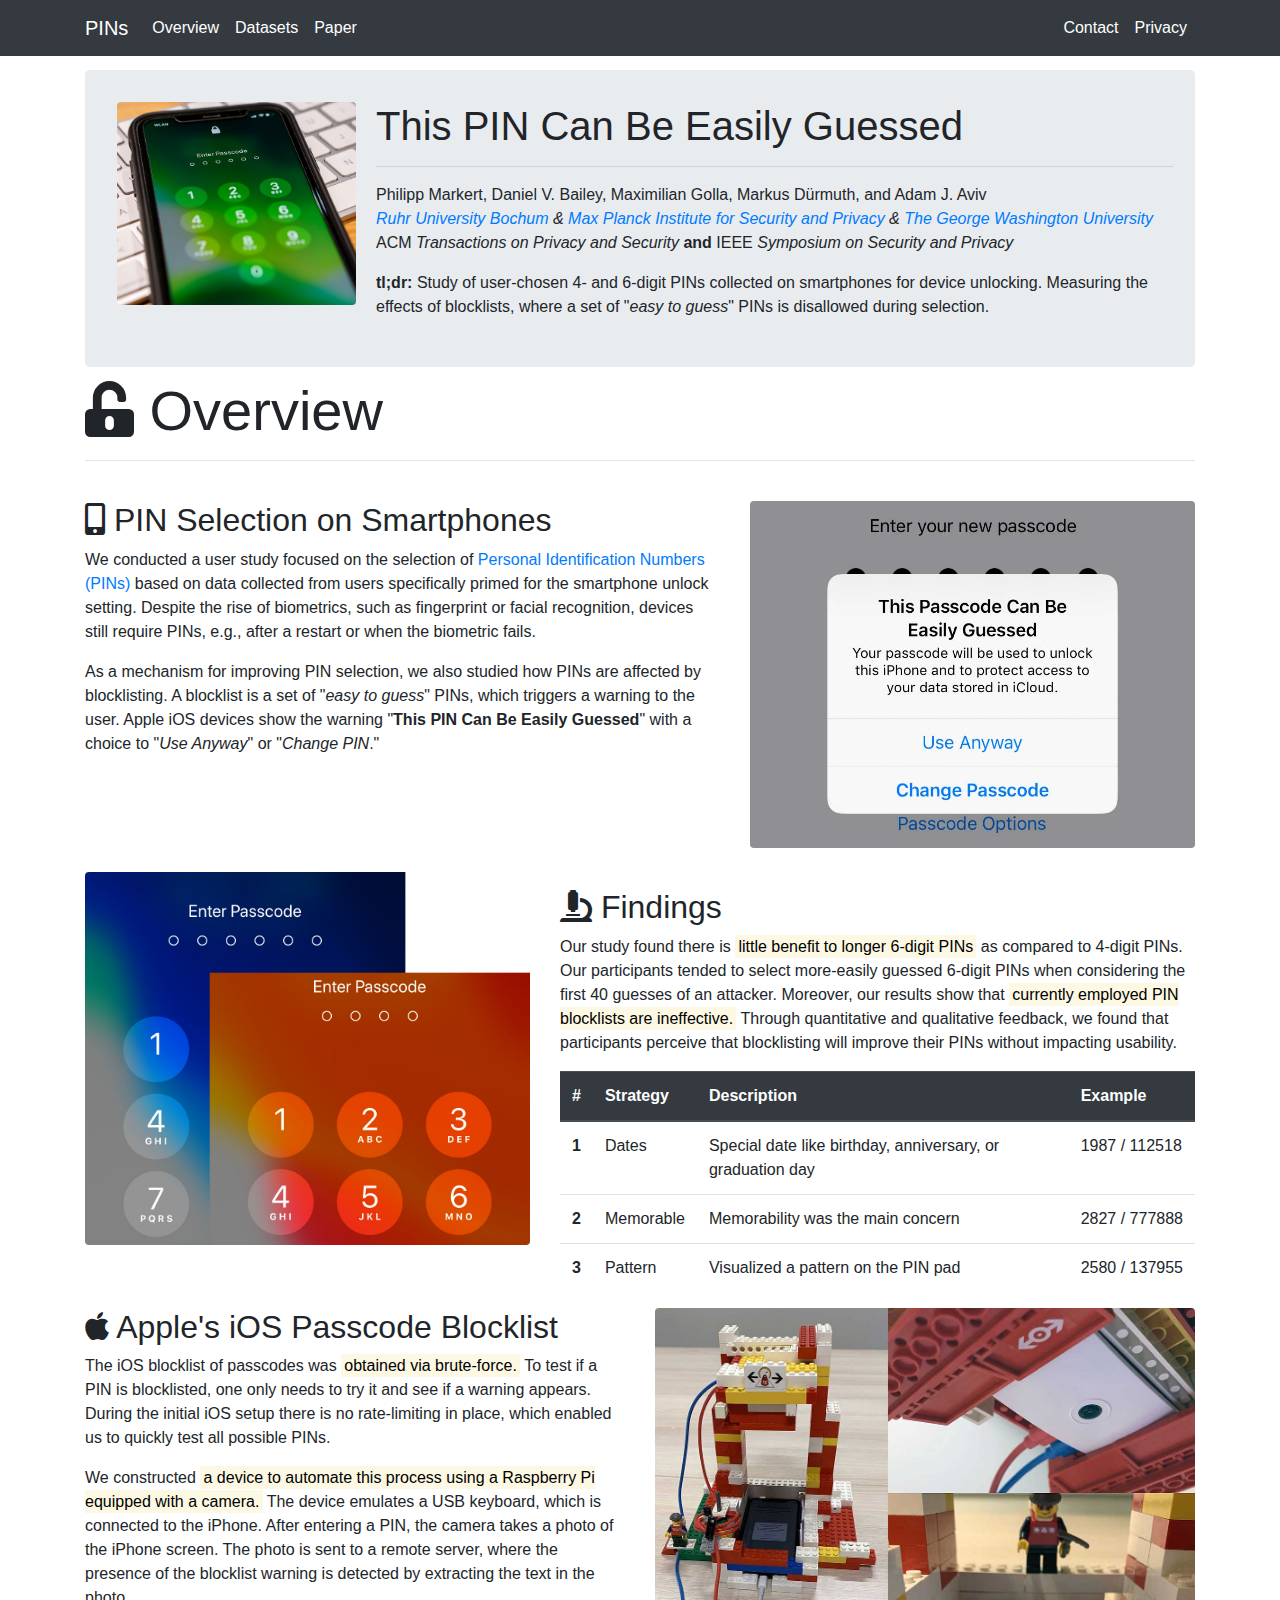
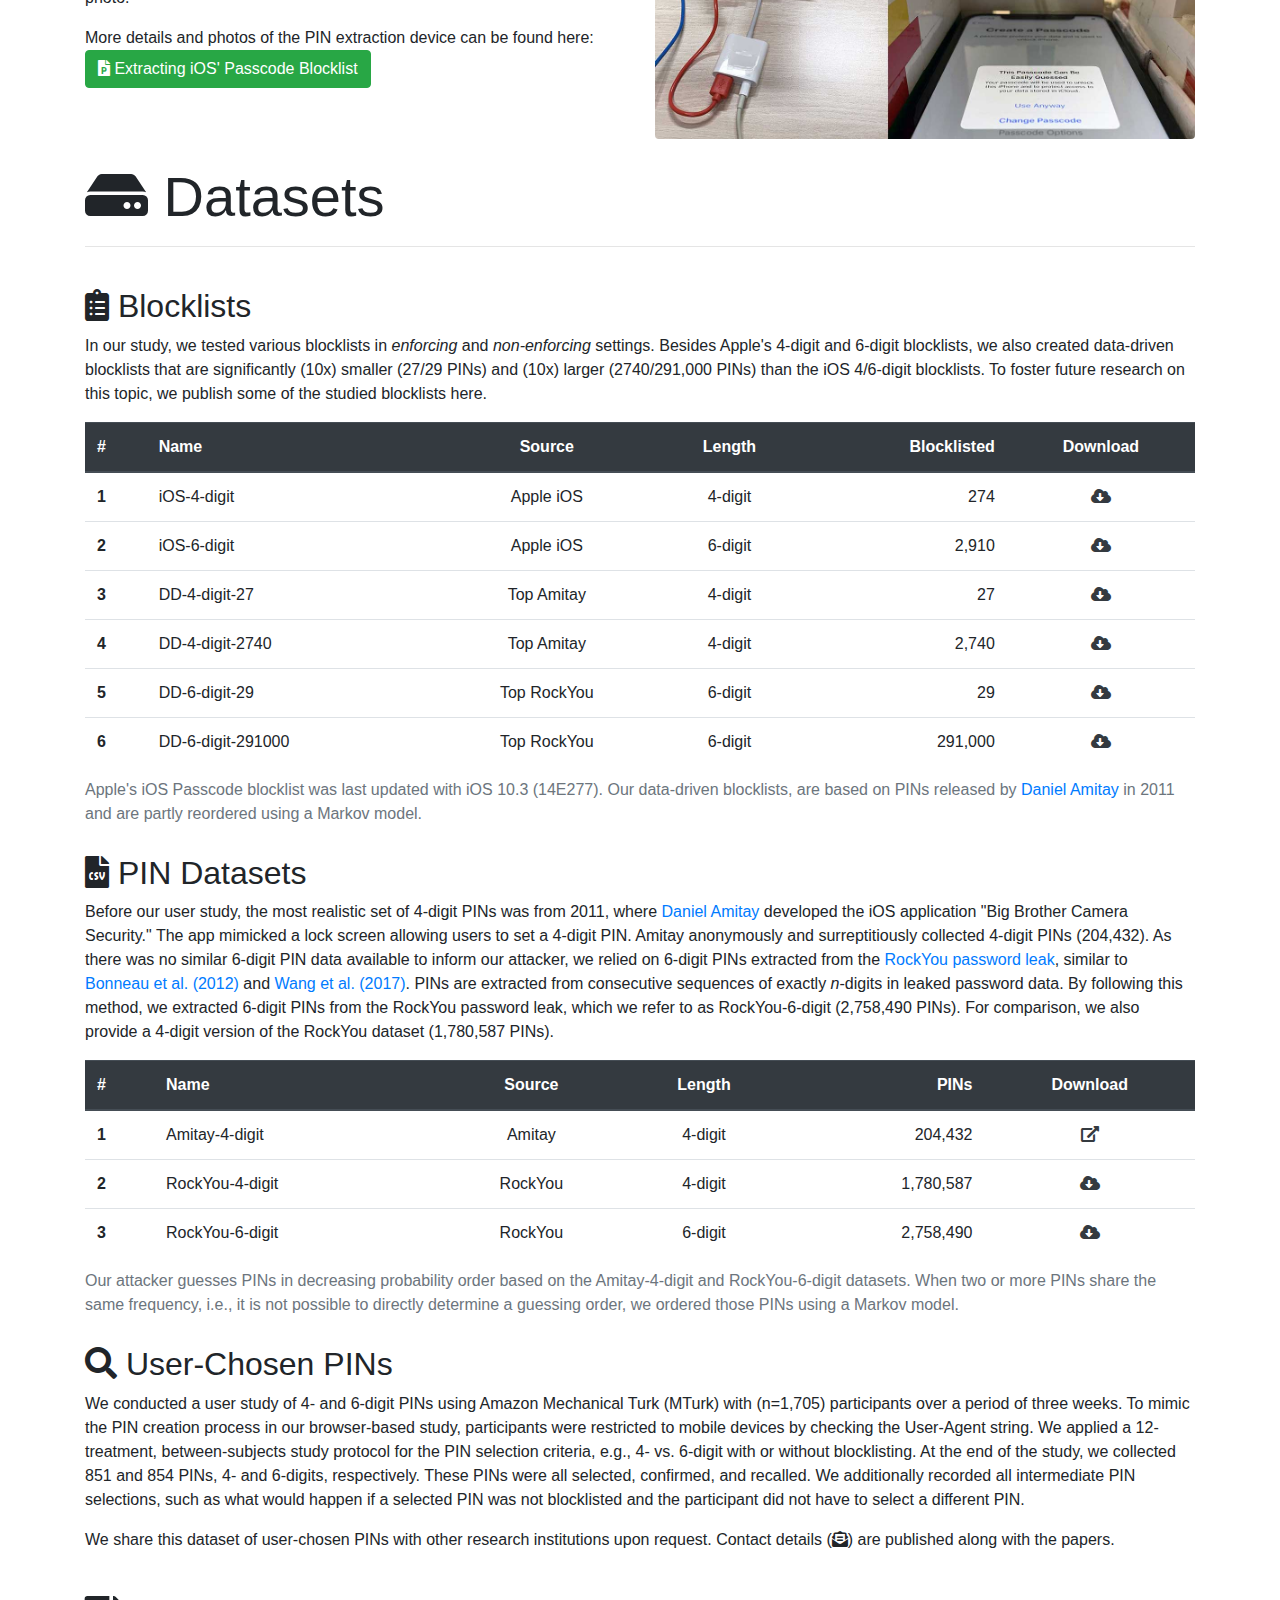
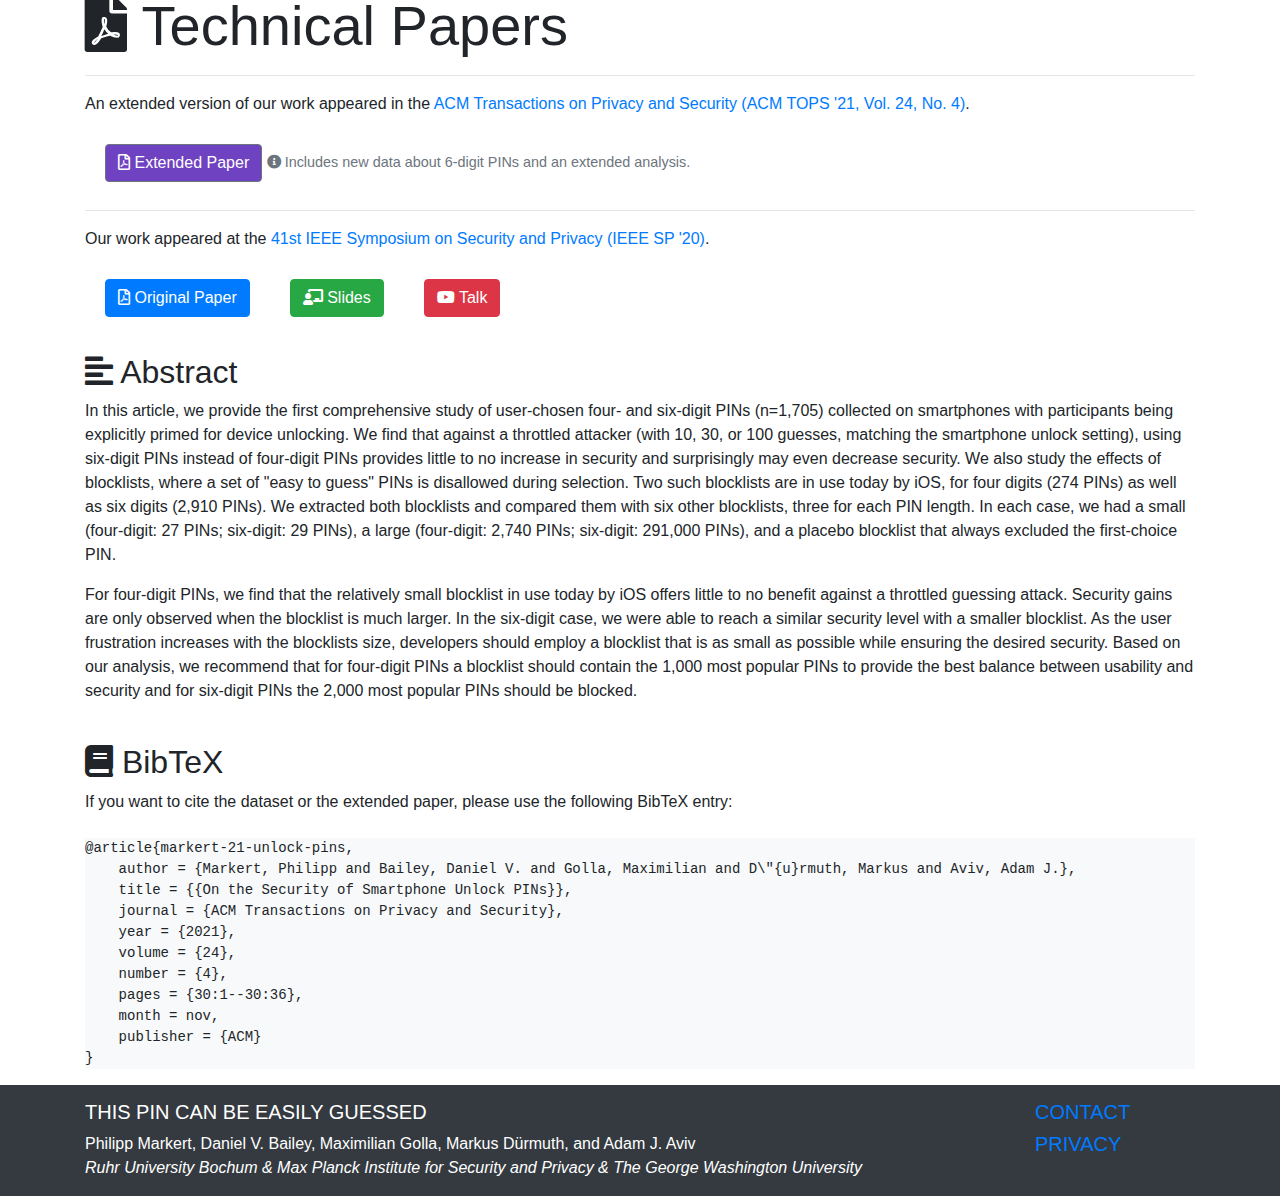
<file: index.html>
<!doctype html>
<html lang="en">
    <head>
        <meta charset="utf-8">
        <meta name="viewport" content="width=device-width, initial-scale=1, shrink-to-fit=no">
        <!-- Meta -->
        <meta name="description" content="Study of user-chosen 4- and 6-digit PINs" />
        <meta name="keywords" content="authentication, mobile, PIN, Passcode, smartphone, blocklist" />
        <meta name="author" content="Philipp Markert, Daniel V. Bailey, Maximilian Golla, Markus Duermuth, and Adam J. Aviv">
        <!-- Performance -->
        <link rel="preload" href="webfonts/fa-regular-400.woff2" as="font" crossorigin="anonymous">
        <link rel="preload" href="webfonts/fa-brands-400.woff2" as="font" crossorigin="anonymous">
        <link rel="preload" href="webfonts/fa-solid-900.woff2" as="font" crossorigin="anonymous">
        <!-- Twitter Card -->
        <meta name="twitter:card" content="summary_large_image">
        <meta name="twitter:site" content="@ruhrunibochum">
        <meta name="twitter:title" content="This PIN Can Be Easily Guessed">
        <meta name="twitter:description" content="A comprehensive study on the security and usability of user-chosen 4- and 6-digit smartphone unlock PINs.">
        <meta name="twitter:image" content="https://this-pin-can-be-easily-guessed.github.io/images/twittercard.jpg">
        <!-- Facebook Card -->
        <meta property="og:url" content="https://this-pin-can-be-easily-guessed.github.io">
        <meta property="og:type" content="website">
        <meta property="og:title" content="This PIN Can Be Easily Guessed">
        <meta property="og:description" content="A comprehensive study of user-chosen 4- and 6-digit smartphone unlock PINs.">
        <meta property="og:image" content="https://this-pin-can-be-easily-guessed.github.io/images/twittercard.jpg">
        <!-- Style -->
        <link rel="shortcut icon" href="ico/favicon.ico">
        <title>This PIN Can Be Easily Guessed</title>
        <link href="css/thirdparty/bootstrap.min.css" rel="stylesheet">
        <link href="css/custom/website.css" rel="stylesheet">
        <link href="css/thirdparty/fontawesome.all.min.css" rel="stylesheet">
    </head>
    <body>
        <header>
            <nav class="navbar navbar-expand-md navbar-dark fixed-top bg-dark text-white">
                <div class="container">
                    <a class="navbar-brand" href="index.html">PINs</a>
                    <button class="navbar-toggler" type="button" data-toggle="collapse" data-target="#navbarsExampleDefault" aria-controls="navbarsExampleDefault" aria-expanded="false" aria-label="Toggle navigation">
                        <span class="navbar-toggler-icon"></span>
                    </button>
                    <div class="collapse navbar-collapse" id="navbarsExampleDefault">
                        <ul class="navbar-nav mr-auto smooth-scroll">
                            <li class="nav-item active"><a class="nav-link text-white" href="#overview" data-toggle="collapse" data-target=".navbar-collapse.show">Overview <span class="sr-only">(current)</span></a></li>
                            <li class="nav-item"><a class="nav-link text-white" href="#datasets" data-toggle="collapse" data-target=".navbar-collapse.show">Datasets</a></li>
                            <li class="nav-item"><a class="nav-link text-white" href="#paper" data-toggle="collapse" data-target=".navbar-collapse.show">Paper</a></li>
                        </ul>
                        <ul class="navbar-nav">
                            <li class="nav-item"><a class="nav-link text-white" href="contact.html">Contact</a></li>
                            <li class="nav-item"><a class="nav-link text-white" href="priv.html">Privacy</a></li>
                        </ul>
                    </div>
                </div>
            </nav>
        </header>
        <div class="container">
            <!-- title -->
            <div id="title">
                <div class="jumbotron">
                    <div class="row">
                        <div class="col-sm-3">
                            <img src="images/iphone_shot.jpg" class="img-fluid rounded" alt="">
                        </div>
                        <div class="col-sm-9" style="padding-right:5px;padding-left:5px;">
                            <h1 class="h1-responsive">This PIN Can Be Easily Guessed</h1>
                            <hr>
                            <p>Philipp Markert, Daniel V. Bailey, Maximilian Golla, Markus D&uuml;rmuth, and Adam J. Aviv
                                <br>
                                <i><a href="https://www.ruhr-uni-bochum.de/en" target="_blank">Ruhr University Bochum</a> &amp; <a href="https://www.mpi-sp.org" target="_blank">Max Planck Institute for Security and Privacy</a> &amp; <a href="https://www.gwu.edu" target="_blank">The George Washington University</a></i><br>
                                ACM <i>Transactions on Privacy and Security</i> <b>and</b> IEEE <i>Symposium on Security and Privacy</i>
                            </p>
                            <p>
                                <b>tl;dr:</b> Study of user-chosen 4- and 6-digit PINs collected on smartphones for device unlocking. Measuring the effects of blocklists, where a set of "<i>easy to guess</i>" PINs is disallowed during selection.
                            </p>
                        </div>
                    </div>
                </div>
            </div>
            <!-- end title -->
            <!-- Intro -->
            <div id="overview">
                <h1 class="display-4"><i class="fas fa-unlock-alt"></i> Overview</h1>
                <hr>
                <br>
                <div class="row">
                    <div class="col-sm-7">
                        <h2><i class="fas fa-mobile-alt"></i> PIN Selection on Smartphones</h2>
                        <p>
                            We conducted a user study focused on the selection of <a href="https://en.wikipedia.org/wiki/Personal_identification_number" target="_blank">Personal Identification Numbers (PINs)</a> based on data collected from users specifically primed for the smartphone unlock setting.
                            Despite the rise of biometrics, such as fingerprint or facial recognition, devices still require PINs, e.g., after a restart or when the biometric fails.
                        </p>
                        <p>
                            As a mechanism for improving PIN selection, we also studied how PINs are affected by blocklisting. A blocklist is a set of "<i>easy to guess</i>" PINs, which triggers a warning to the user.
                            Apple iOS devices show the warning "<b>This PIN Can Be Easily Guessed</b>" with a choice to "<i>Use Anyway</i>" or "<i>Change PIN</i>."
                        </p>
                    </div>
                    <div class="col-sm-5">
                        <img src="images/warning.jpg" class="img-fluid rounded" alt="Responsive image">
                    </div>
                </div>
                <br>
                <div class="row">
                    <div class="col-sm-5">
                        <img src="images/6_vs_4.jpg" class="img-fluid rounded" alt="Responsive image">
                    </div>
                    <div class="col-sm-7">
                        <h2 style="padding-top: 1rem;"><i class="fas fa-microscope"></i> Findings</h2>
                        <p>
                            Our study found there is <mark>little benefit to longer 6-digit PINs</mark> as compared to 4-digit PINs.
                            Our participants tended to select more-easily guessed 6-digit PINs when considering the first 40 guesses of an attacker.
                            Moreover, our results show that <mark>currently employed PIN blocklists are ineffective.</mark>
                            Through quantitative and qualitative feedback, we found that participants perceive that blocklisting will improve their PINs without impacting usability.
                        </p>
                        <table class="table table-responsive table-hover">
                            <thead class="thead-dark">
                                <tr>
                                    <th scope="col">#</th>
                                    <th scope="col">Strategy</th>
                                    <th scope="col">Description</th>
                                    <th scope="col">Example</th>
                                </tr>
                            </thead>
                            <tbody>
                                <tr>
                                    <th scope="row">1</th>
                                    <td>Dates</td>
                                    <td>Special date like birthday, anniversary, or graduation day</td>
                                    <td>1987&nbsp;/&nbsp;112518</td>
                                </tr>
                                <tr>
                                    <th scope="row">2</th>
                                    <td>Memorable</td>
                                    <td>Memorability was the main concern</td>
                                    <td>2827&nbsp;/&nbsp;777888</td>
                                </tr>
                                <tr>
                                    <th scope="row">3</th>
                                    <td>Pattern</td>
                                    <td>Visualized a pattern on the PIN pad</td>
                                    <td>2580&nbsp;/&nbsp;137955</td>
                                </tr>
                            </tbody>
                        </table>
                    </div>
                </div>
                <div class="row">
                    <div class="col-sm-6">
                        <h2><i class="fab fa-apple"></i> Apple's iOS Passcode Blocklist</h2>
                        <p>
                            The iOS blocklist of passcodes was <mark>obtained via brute-force.</mark>
                            To test if a PIN is blocklisted, one only needs to try it and see if a warning appears.
                            During the initial iOS setup there is no rate-limiting in place, which enabled us to quickly test all possible PINs.
                        </p>
                        <p>
                            We constructed <mark>a device to automate this process using a Raspberry Pi equipped with a camera.</mark>
                            The device emulates a USB keyboard, which is connected to the iPhone.
                            After entering a PIN, the camera takes a photo of the iPhone screen.
                            The photo is sent to a remote server, where the presence of the blocklist warning is detected by extracting the text in the photo.
                        </p>
                        <p>More details and photos of the PIN extraction device can be found here: <a class="btn btn-success" href="media/Robot-2020-10-16.pdf" target="_blank" role="button"><i class="fas fa-file-powerpoint"></i> Extracting iOS' Passcode Blocklist</a></p>
                    </div>
                    <div class="col-sm-6">
                        <img src="images/robot_col.jpg" class="img-fluid rounded" alt="Responsive image">
                    </div>
                </div>
            </div>
            <!-- end intro -->
            <br>
            <!-- Datasets -->
            <div id="datasets">
                <h1 class="display-4"><i class="fas fa-hdd"></i> Datasets</h1>
                <hr>
                <br>
                <div class="row">
                    <div class="col-sm-12">
                        <h2><i class="fas fa-clipboard-list"></i> Blocklists</h2>
                        <p>
                            In our study, we tested various blocklists in <i>enforcing</i> and <i>non-enforcing</i> settings.
                            Besides Apple's 4-digit and 6-digit blocklists, we also created data-driven blocklists that are significantly (10x) smaller (27/29 PINs) and (10x) larger (2740/291,000 PINs) than the iOS 4/6-digit blocklists.
                            To foster future research on this topic, we publish some of the studied blocklists here.
                        </p>
                        <table class="table table-responsive-md table-hover">
                            <caption>Apple's iOS Passcode blocklist was last updated with iOS 10.3 (14E277). Our data-driven blocklists, are based on PINs released by <a href="http://danielamitay.com/blog/2011/6/13/most-common-iphone-passcodes" target="_blank">Daniel Amitay</a> in 2011 and are partly reordered using a Markov model.</caption>
                            <thead class="thead-dark">
                                <tr>
                                    <th scope="col">#</th>
                                    <th scope="col">Name</th>
                                    <th class="text-center" scope="col">Source</th>
                                    <th class="text-center" scope="col">Length</th>
                                    <th class="text-right" scope="col">Blocklisted</th>
                                    <th class="text-center" scope="col">Download</th>
                                </tr>
                            </thead>
                            <tbody>
                                <tr>
                                    <th scope="row">1</th>
                                    <td>iOS-4-digit</td>
                                    <td class="text-center">Apple iOS</td>
                                    <td class="text-center">4-digit</td>
                                    <td class="text-right">274</td>
                                    <td class="text-center"><a href="media/iOS-4-digit.zip" target="_blank" class="text-dark"><i class="fas fa-cloud-download-alt"></i></a></td>
                                </tr>
                                <tr>
                                    <th scope="row">2</th>
                                    <td>iOS-6-digit</td>
                                    <td class="text-center">Apple iOS</td>
                                    <td class="text-center">6-digit</td>
                                    <td class="text-right">2,910</td>
                                    <td class="text-center"><a href="media/iOS-6-digit.zip" target="_blank" class="text-dark"><i class="fas fa-cloud-download-alt"></i></a></td>
                                </tr>
                                <tr>
                                    <th scope="row">3</th>
                                    <td>DD-4-digit-27</td>
                                    <td class="text-center">Top Amitay</td>
                                    <td class="text-center">4-digit</td>
                                    <td class="text-right">27</td>
                                    <td class="text-center"><a href="media/DD-4-digit-27.zip" target="_blank" class="text-dark"><i class="fas fa-cloud-download-alt"></i></a></td>
                                </tr>
                                <tr>
                                    <th scope="row">4</th>
                                    <td>DD-4-digit-2740</td>
                                    <td class="text-center">Top Amitay</td>
                                    <td class="text-center">4-digit</td>
                                    <td class="text-right">2,740</td>
                                    <td class="text-center"><a href="media/DD-4-digit-2740.zip" target="_blank" class="text-dark"><i class="fas fa-cloud-download-alt"></i></a></td>
                                </tr>
                                <tr>
                                    <th scope="row">5</th>
                                    <td>DD-6-digit-29</td>
                                    <td class="text-center">Top RockYou</td>
                                    <td class="text-center">6-digit</td>
                                    <td class="text-right">29</td>
                                    <td class="text-center"><a href="media/DD-6-digit-29.zip" target="_blank" class="text-dark"><i class="fas fa-cloud-download-alt"></i></a></td>
                                </tr>
                                <tr>
                                    <th scope="row">6</th>
                                    <td>DD-6-digit-291000</td>
                                    <td class="text-center">Top RockYou</td>
                                    <td class="text-center">6-digit</td>
                                    <td class="text-right">291,000</td>
                                    <td class="text-center"><a href="media/DD-6-digit-291000.zip" target="_blank" class="text-dark"><i class="fas fa-cloud-download-alt"></i></a></td>
                                </tr>
                            </tbody>
                        </table>
                    </div>
                    <!-- end col12 -->
                </div>
                <!-- end row -->
                <div class="row">
                    <div class="col-sm-12">
                        <h2><i class="fas fa-file-csv"></i> PIN Datasets</h2>
                        <p>
                            Before our user study, the most realistic set of 4-digit PINs was from 2011, where <a href="http://danielamitay.com/blog/2011/6/13/most-common-iphone-passcodes" target="_blank">Daniel Amitay</a> developed the iOS application "Big Brother Camera Security."
                            The app mimicked a lock screen allowing users to set a 4-digit PIN.
                            Amitay anonymously and surreptitiously collected 4-digit PINs (204,432).
                            As there was no similar 6-digit PIN data available to inform our attacker, we relied on 6-digit PINs extracted from the <a href="https://techcrunch.com/2009/12/14/rockyou-hack-security-myspace-facebook-passwords/" target="_blank">RockYou password leak</a>, similar to <a href="https://link.springer.com/chapter/10.1007/978-3-642-32946-3_3" target="_blank">Bonneau et al. (2012)</a> and <a href="https://dl.acm.org/doi/10.1145/3052973.3053031" target="_blank">Wang et al. (2017)</a>.
                            PINs are extracted from consecutive sequences of exactly <i>n</i>-digits in leaked password data.
                            By following this method, we extracted 6-digit PINs from the RockYou password leak, which we refer to as RockYou-6-digit (2,758,490 PINs).
                            For comparison, we also provide a 4-digit version of the RockYou dataset (1,780,587 PINs).
                        </p>
                        <table class="table table-responsive-md table-hover">
                            <caption>Our attacker guesses PINs in decreasing probability order based on the Amitay-4-digit and RockYou-6-digit datasets. When two or more PINs share the same frequency, i.e., it is not possible to directly determine a guessing order, we ordered those PINs using a Markov model.</caption>
                            <thead class="thead-dark">
                                <tr>
                                    <th scope="col">#</th>
                                    <th scope="col">Name</th>
                                    <th class="text-center" scope="col">Source</th>
                                    <th class="text-center" scope="col">Length</th>
                                    <th class="text-right" scope="col">PINs</th>
                                    <th class="text-center" scope="col">Download</th>
                                </tr>
                            </thead>
                            <tbody>
                                <tr>
                                    <th scope="row">1</th>
                                    <td>Amitay-4-digit</td>
                                    <td class="text-center">Amitay</td>
                                    <td class="text-center">4-digit</td>
                                    <td class="text-right">204,432</td>
                                    <td class="text-center"><a href="http://danielamitay.com/blog/2011/6/13/most-common-iphone-passcodes" target="_blank" class="text-dark"><i class="fas fa-external-link-alt"></i></a></td>
                                </tr>
                                <tr>
                                    <th scope="row">2</th>
                                    <td>RockYou-4-digit</td>
                                    <td class="text-center">RockYou</td>
                                    <td class="text-center">4-digit</td>
                                    <td class="text-right">1,780,587</td>
                                    <td class="text-center"><a href="media/RockYou-4-digit.zip" target="_blank" class="text-dark"><i class="fas fa-cloud-download-alt"></i></a></td>
                                </tr>
                                <tr>
                                    <th scope="row">3</th>
                                    <td>RockYou-6-digit</td>
                                    <td class="text-center">RockYou</td>
                                    <td class="text-center">6-digit</td>
                                    <td class="text-right">2,758,490</td>
                                    <td class="text-center"><a href="media/RockYou-6-digit.zip" target="_blank" class="text-dark"><i class="fas fa-cloud-download-alt"></i></a></td>
                                </tr>
                            </tbody>
                        </table>
                    </div>
                </div>
                <div class="row">
                    <div class="col-sm-12">
                        <h2><i class="fas fa-search"></i> User-Chosen PINs</h2>
                        <p>
                            We conducted a user study of 4- and 6-digit PINs using Amazon Mechanical Turk (MTurk) with (n=1,705) participants over a period of three weeks.
                            To mimic the PIN creation process in our browser-based study, participants were restricted to mobile devices by checking the User-Agent string.
                            We applied a 12-treatment, between-subjects study protocol for the PIN selection criteria, e.g., 4- vs. 6-digit with or without blocklisting.
                            At the end of the study, we collected 851 and 854 PINs, 4- and 6-digits, respectively.
                            These PINs were all selected, confirmed, and recalled.
                            We additionally recorded all intermediate PIN selections, such as what would happen if a selected PIN was not blocklisted and the participant did not have to select a different PIN.
                        </p>
                        <p>We share this dataset of user-chosen PINs with other research institutions upon request. Contact details (<i class="fas fa-envelope-open-text"></i>) are published along with the papers.</p>
                    </div>
                </div>
            </div>
            <!-- end datasets -->
            <br>
            <!-- paper -->
            <div id="paper">
                <h1 class="display-4"><i class="fas fa-file-pdf"></i> Technical Papers</h1>
                <hr>
                <p>An extended version of our work appeared in the <a href="https://dl.acm.org/doi/10.1145/3473040">ACM Transactions on Privacy and Security (ACM TOPS '21, Vol. 24, No. 4)</a>.</p>
                <ul class="list-group list-group-horizontal">
                    <li class="list-group-item" style="border: 0px;">
                        <a class="btn btn-secondary" href="https://dl.acm.org/doi/pdf/10.1145/3473040" target="_blank" style="background-color:#6f42c1"><i class="far fa-file-pdf"></i> <span class="network-name">Extended Paper</span></a>
                        <span class="text-muted" style="font-size: 0.9rem;"><i class="fas fa-info-circle"></i> Includes new data about 6-digit PINs and an extended analysis.</span>
                    </li>
                </ul>

                <hr>
                <p>Our work appeared at the <a href="https://www.ieee-security.org/TC/SP2020/">41st IEEE Symposium on Security and Privacy (IEEE SP '20)</a>.</p>
                <ul class="list-group list-group-horizontal">
                    <li class="list-group-item" style="border: 0px;">
                        <a class="btn btn-primary" href="https://arxiv.org/pdf/2003.04868.pdf" target="_blank"><i class="far fa-file-pdf"></i> <span class="network-name">Original Paper</span></a>
                    </li>
                    <li  class="list-group-item" style="border: 0px;">
                        <a class="btn btn-success" href="media/Slides-2020-05-18.pdf" target="_blank"><i class="fas fa-chalkboard-teacher"></i> <span class="network-name">Slides</span></a>
                    </li>
                    <li class="list-group-item" style="border: 0px;">
                        <a class="btn btn-danger" href="https://www.youtube.com/watch?v=-V8-T9Z-Yt0" target="_blank"><i class="fab fa-youtube"></i> <span class="network-name">Talk</span></a>
                    </li>
                </ul>
                <br>
                <h2><i class="fas fa-align-left"></i> Abstract</h2>
                <p>
                    In this article, we provide the first comprehensive study of user-chosen four- and six-digit PINs (n=1,705) collected on smartphones with participants being explicitly primed for device unlocking.
                    We find that against a throttled attacker (with 10, 30, or 100 guesses, matching the smartphone unlock setting), using six-digit PINs instead of four-digit PINs provides little to no increase in security and surprisingly may even decrease security.
                    We also study the effects of blocklists, where a set of "easy to guess" PINs is disallowed during selection.
                    Two such blocklists are in use today by iOS, for four digits (274 PINs) as well as six digits (2,910 PINs).
                    We extracted both blocklists and compared them with six other blocklists, three for each PIN length.
                    In each case, we had a small (four-digit: 27 PINs; six-digit: 29 PINs), a large (four-digit: 2,740 PINs; six-digit: 291,000 PINs), and a placebo blocklist that always excluded the first-choice PIN.
                </p>
                <p>
                    For four-digit PINs, we find that the relatively small blocklist in use today by iOS offers little to no benefit against a throttled guessing attack.
                    Security gains are only observed when the blocklist is much larger.
                    In the six-digit case, we were able to reach a similar security level with a smaller blocklist.
                    As the user frustration increases with the blocklists size, developers should employ a blocklist that is as small as possible while ensuring the desired security.
                    Based on our analysis, we recommend that for four-digit PINs a blocklist should contain the 1,000 most popular PINs to provide the best balance between usability and security and for six-digit PINs the 2,000 most popular PINs should be blocked.
                </p>
                <br>
                <h2><i class="fas fa-book"></i> BibTeX</h2>
                <div>
                    If you want to cite the dataset or the extended paper, please use the following BibTeX entry:
                </div>
                <br>
                <pre class="code bg-light">@article{markert-21-unlock-pins,
    author = {Markert, Philipp and Bailey, Daniel V. and Golla, Maximilian and D\"{u}rmuth, Markus and Aviv, Adam J.},
    title = {{On the Security of Smartphone Unlock PINs}},
    journal = {ACM Transactions on Privacy and Security},
    year = {2021},
    volume = {24},
    number = {4},
    pages = {30:1--30:36},
    month = nov,
    publisher = {ACM}
}</pre>
            </div>
            <!-- end paper -->
        </div>
        <!-- end .container -->
        <footer id="footer" class="footer bg-dark text-white">
            <div class="container" style="padding-top: 15px;">
                <div class="row">
                    <div class="col-sm-10">
                        <h5 class="text-uppercase">This PIN Can Be Easily Guessed</h5>
                        <p>Philipp Markert, Daniel V. Bailey, Maximilian Golla, Markus D&uuml;rmuth, and Adam J. Aviv
                            <br>
                            <i>Ruhr University Bochum &amp; Max Planck Institute for Security and Privacy &amp; The George Washington University</i>
                        </p>
                    </div>
                    <div class="col-sm-2">
                        <h5 class="text-uppercase"><a href="contact.html">Contact</a></h5>
                        <h5 class="text-uppercase"><a href="priv.html">Privacy</a></h5>
                    </div>
                </div>
            </div>
        </footer>
        <script src="js/thirdparty/jquery.min.js"></script>
        <script>window.jQuery || document.write('<script src="js/thirdparty/jquery.min.js"><\/script>')</script>
        <script src="js/thirdparty/bootstrap.bundle.min.js"></script>
        <script src="js/custom/website.js"></script>
    </body>
</html>
</file>
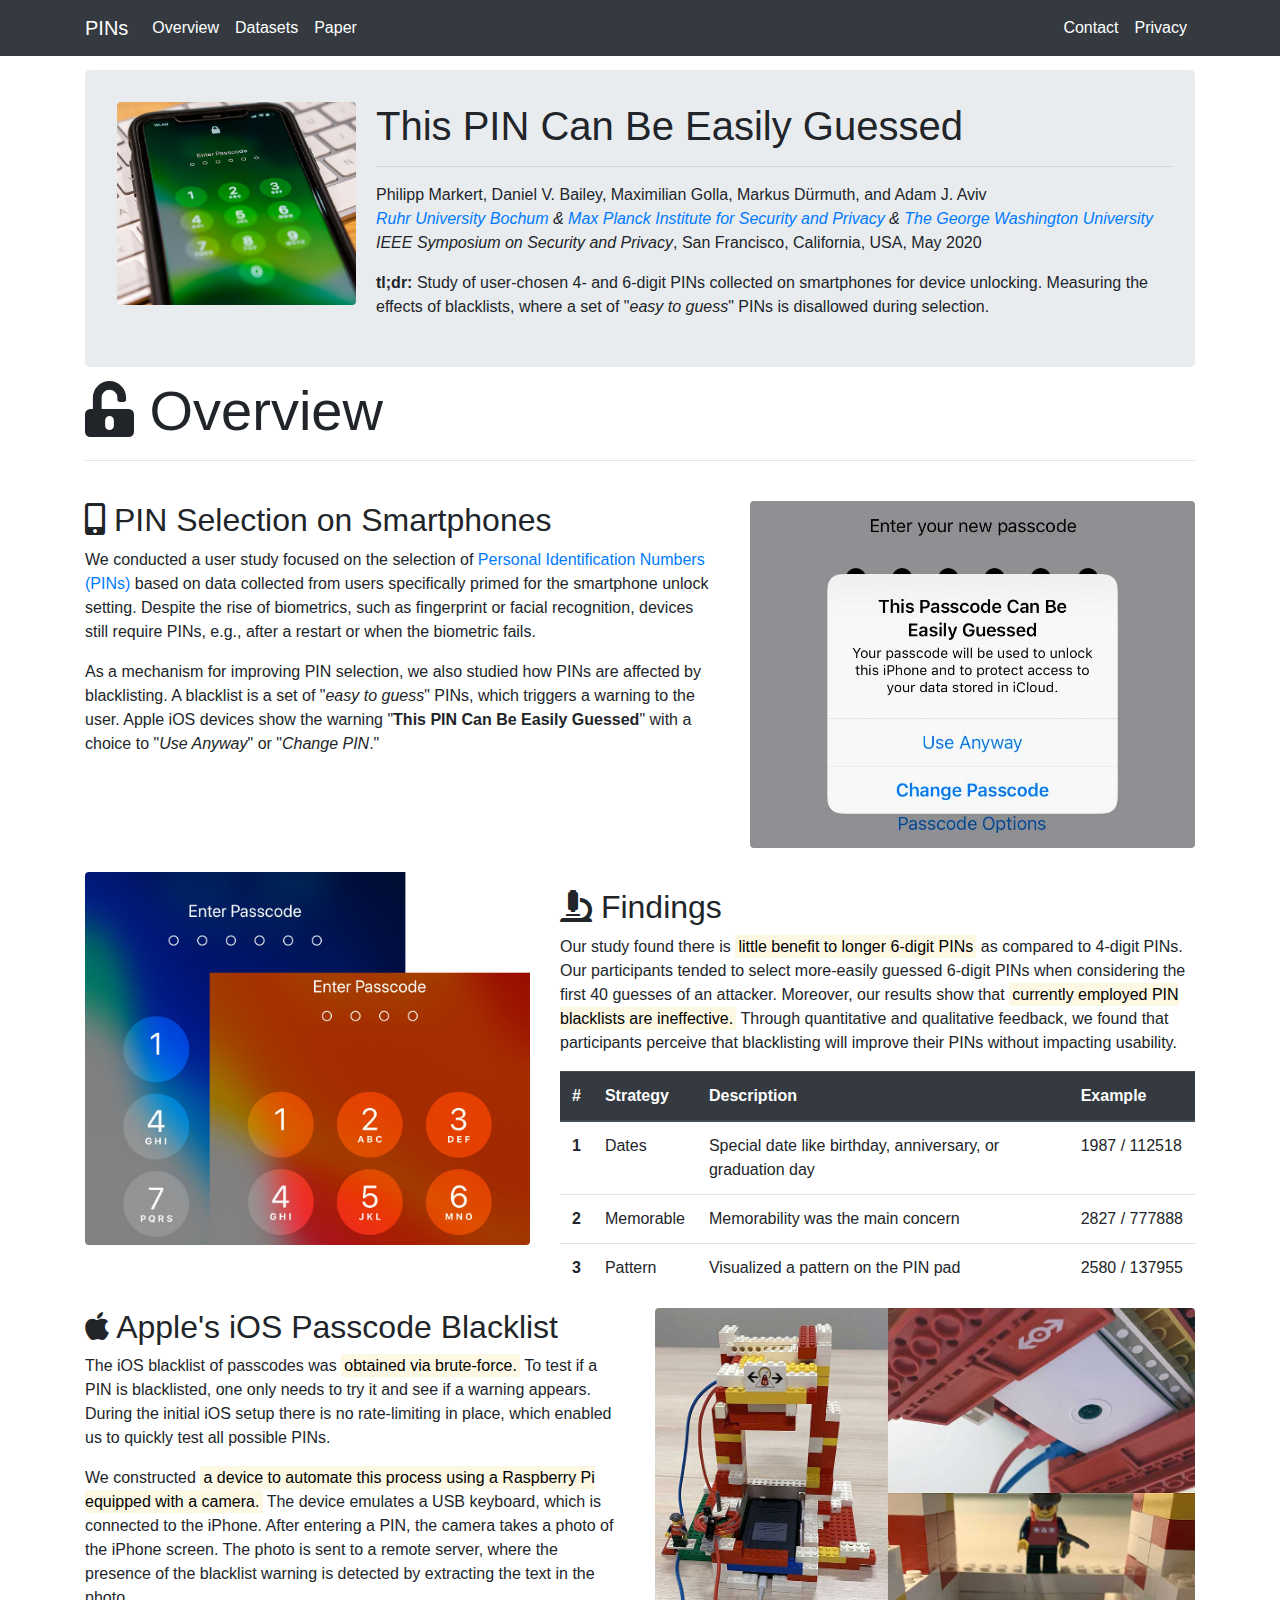
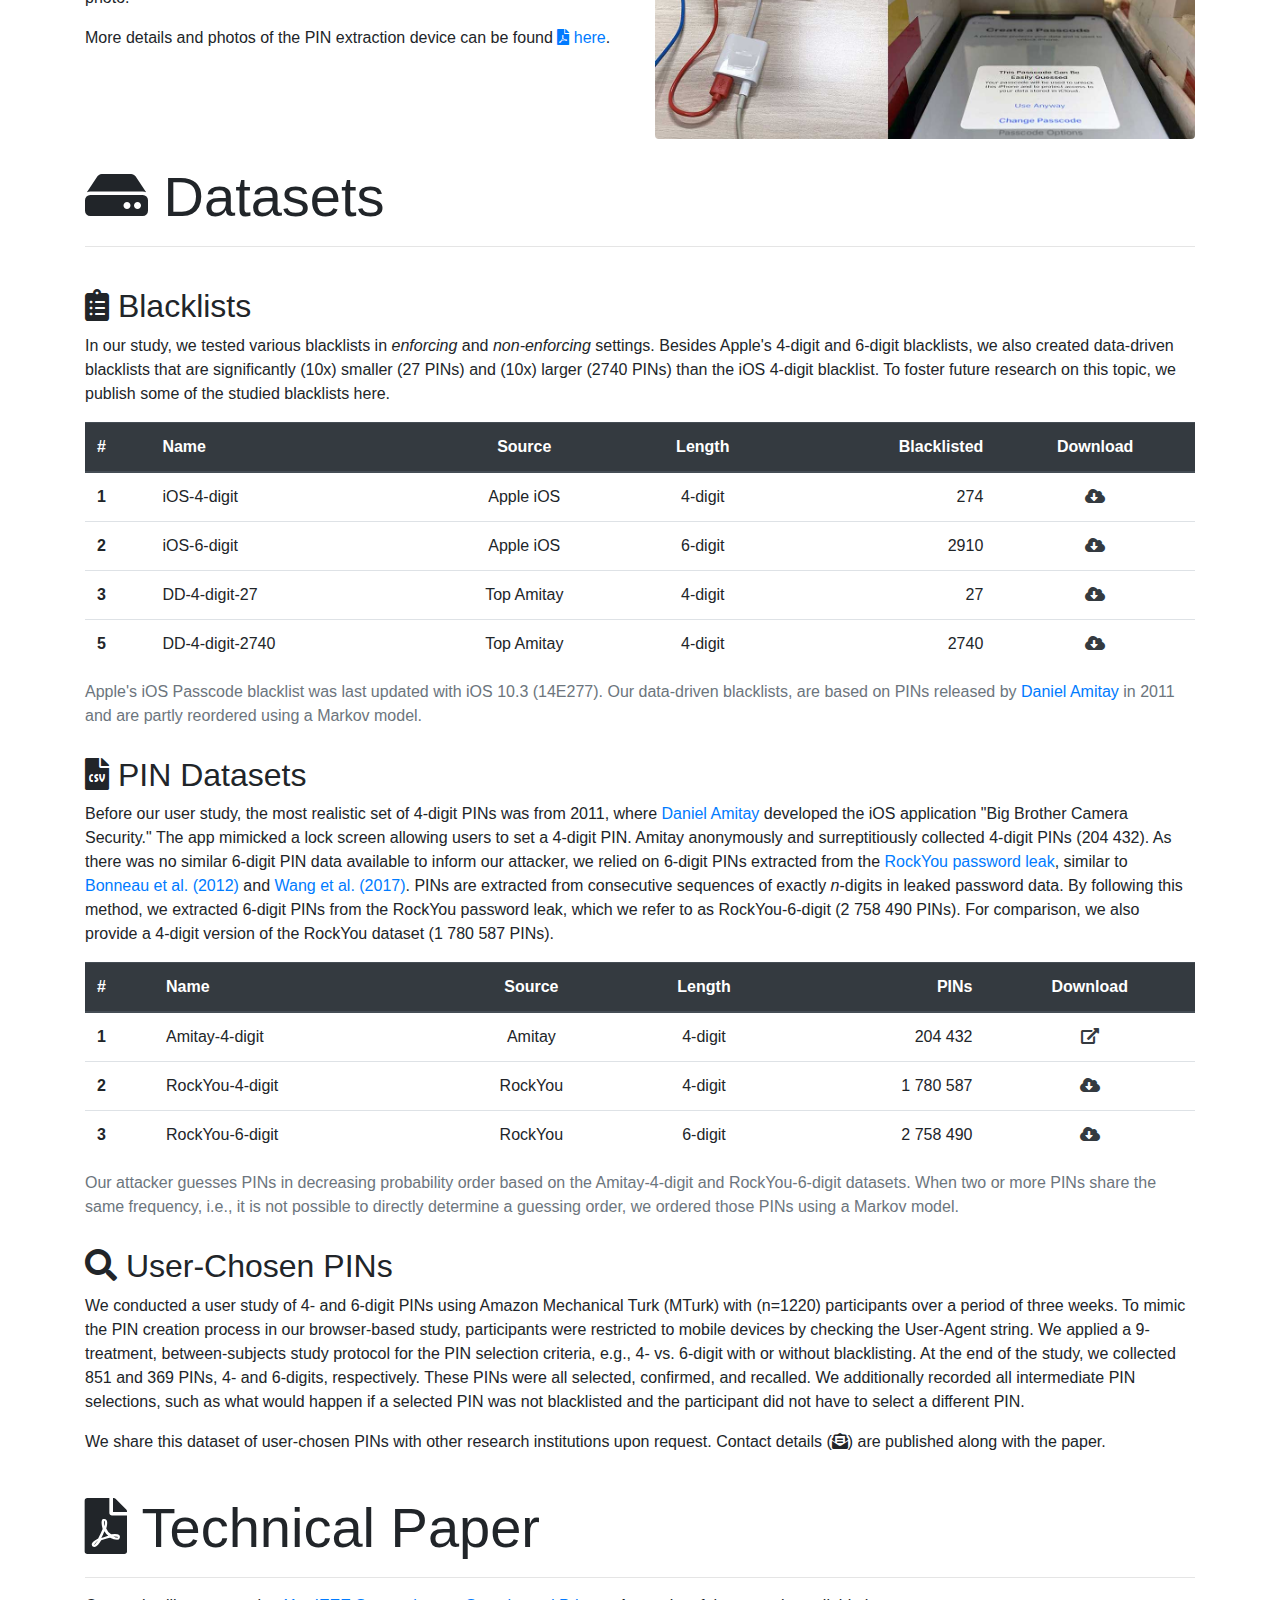
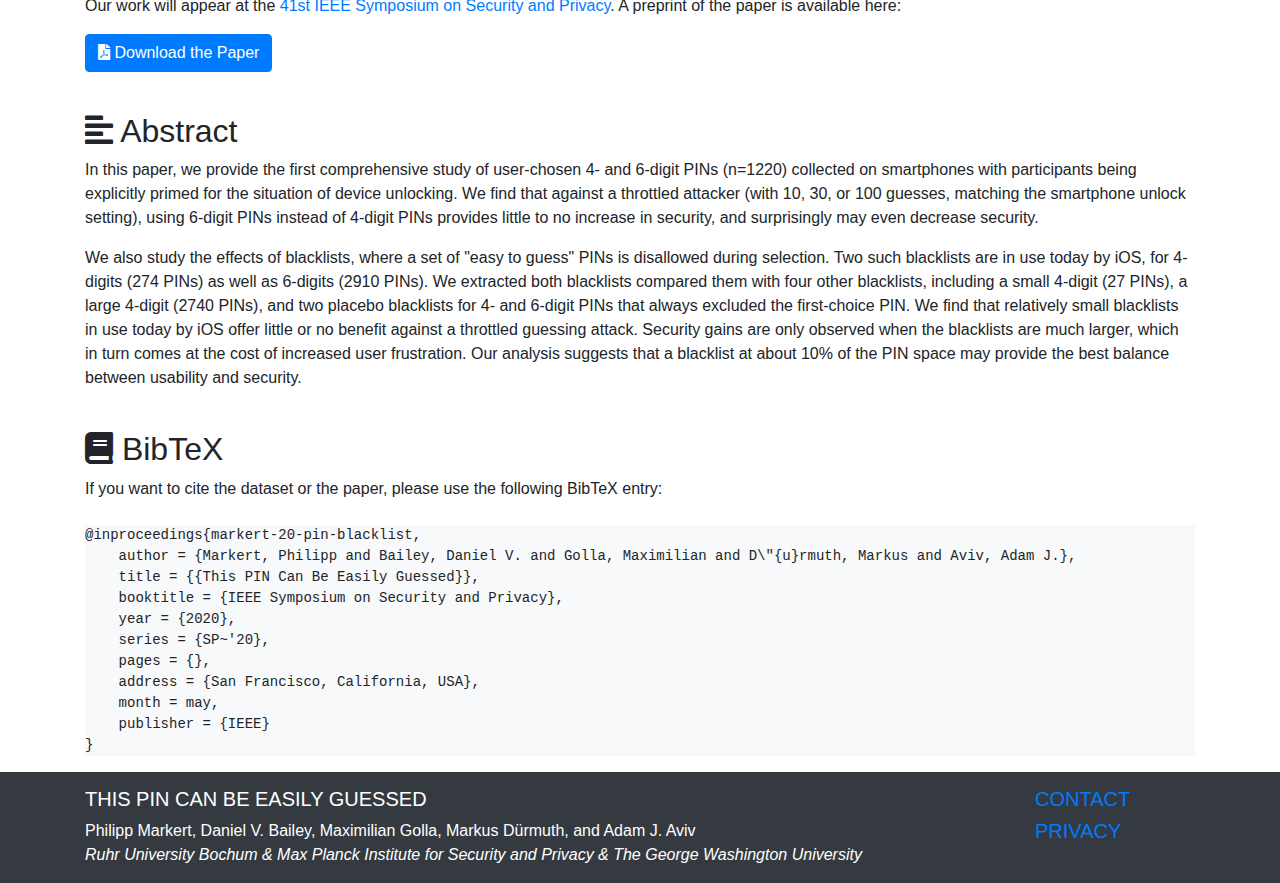
<file: docs/index.html>
<!DOCTYPE html>
<html lang="en">

<head>
    <title>This PIN Can Be Easily Guessed</title>
    <meta charset="utf-8">
    <meta name="viewport" content="width=device-width, initial-scale=1">
    <link href="css/thirdparty/bootstrap.min.css" rel="stylesheet">
    <link href="css/thirdparty/fontawesome.all.min.css" rel="stylesheet">
    <link href="css/custom/website.css" rel="stylesheet">
    <link rel="shortcut icon" href="ico/favicon.ico">
    <meta name="description" content="Study of user-chosen 4- and 6-digit PINs" />
    <meta name="keywords" content="authentication, mobile, PIN, Passcode, smartphone, blacklist" />
    <meta name="author" content="Philipp Markert, Daniel V. Bailey, Maximilian Golla, Markus Duermuth, and Adam J. Aviv">
    <!-- Twitter Card -->
    <meta name="twitter:card" content="summary_large_image">
    <meta name="twitter:site" content="@ruhrunibochum">
    <meta name="twitter:title" content="This PIN Can Be Easily Guessed">
    <meta name="twitter:description" content="A comprehensive study on the security and usability of user-chosen 4- and 6-digit smartphone unlock PINs.">
    <meta name="twitter:image" content="https://this-pin-can-be-easily-guessed.github.io/images/twittercard.jpg">
    <!-- Facebook Card -->
    <meta property="og:url" content="https://this-pin-can-be-easily-guessed.github.io">
    <meta property="og:type" content="website">
    <meta property="og:title" content="This PIN Can Be Easily Guessed">
    <meta property="og:description" content="A comprehensive study of user-chosen 4- and 6-digit smartphone unlock PINs.">
    <meta property="og:image" content="https://this-pin-can-be-easily-guessed.github.io/images/twittercard.jpg">
</head>

<body>
    <header>
        <nav class="navbar navbar-expand-md navbar-dark fixed-top bg-dark text-white">
            <div class="container">
                <a class="navbar-brand" href="index.html">PINs</a>
                <button class="navbar-toggler" type="button" data-toggle="collapse" data-target="#navbarsExampleDefault" aria-controls="navbarsExampleDefault" aria-expanded="false" aria-label="Toggle navigation">
                    <span class="navbar-toggler-icon"></span>
                </button>
                <div class="collapse navbar-collapse" id="navbarsExampleDefault">
                    <ul class="navbar-nav mr-auto smooth-scroll">
                        <li class="nav-item active"><a class="nav-link text-white" href="#overview">Overview</a></li>
                        <li class="nav-item"><a class="nav-link text-white" href="#datasets">Datasets</a></li>
                        <li class="nav-item"><a class="nav-link text-white" href="#paper">Paper</a></li>
                    </ul>
                    <ul class="navbar-nav">
                        <li class="nav-item"><a class="nav-link text-white" href="contact.html">Contact</a></li>
                        <li class="nav-item"><a class="nav-link text-white" href="priv.html">Privacy</a></li>
                    </ul>
                </div>
            </div>
        </nav>
    </header>
    <div class="container">
        <!-- title -->
        <div id="title">
            <div class="jumbotron">
                <div class="row">
                    <div class="col-sm-3">
                        <img src="images/iphone_shot.jpg" class="img-fluid rounded" alt="">
                    </div>
                    <div class="col-sm-9" style="padding-right:5px;padding-left:5px;">
                        <h1 class="h1-responsive">This PIN Can Be Easily Guessed</h1>
                        <hr>
                        <p>Philipp Markert, Daniel V. Bailey, Maximilian Golla, Markus D&uuml;rmuth, and Adam J. Aviv
                            <br>
                            <i><a href="https://www.ruhr-uni-bochum.de/en" target="_blank">Ruhr University Bochum</a> &amp; <a href="https://www.mpi-sp.org" target="_blank">Max Planck Institute for Security and Privacy</a> &amp; <a href="https://www.gwu.edu" target="_blank">The George Washington University</a></i><br>
                            <i>IEEE Symposium on Security and Privacy</i>, San Francisco, California, USA, May 2020
                        </p>
                        <p>
                            <b>tl;dr:</b> Study of user-chosen 4- and 6-digit PINs collected on smartphones for device unlocking. Measuring the effects of blacklists, where a set of "<i>easy to guess</i>" PINs is disallowed during selection.
                        </p>
                    </div>
                </div>
            </div>
        </div>
        <!-- end title -->
        <!-- Intro -->
        <div id="overview">
            <h1 class="display-4"><i class="fas fa-unlock-alt"></i> Overview</h1>
            <hr>
            <br>
            <div class="row">
                <div class="col-sm-7">
                    <h2><i class="fas fa-mobile-alt"></i> PIN Selection on Smartphones</h2>
                    <p>We conducted a user study focused on the selection of <a href="https://en.wikipedia.org/wiki/Personal_identification_number" target="_blank">Personal Identification Numbers (PINs)</a> based on data collected from users specifically primed for the smartphone unlock setting. Despite the rise of biometrics, such as fingerprint or facial recognition, devices still require PINs, e.g., after a restart or when the biometric fails.</p>
                    <p>As a mechanism for improving PIN selection, we also studied how PINs are affected by blacklisting. A blacklist is a set of "<i>easy to guess</i>" PINs, which triggers a warning to the user. Apple iOS devices show the warning "<b>This PIN Can Be Easily Guessed</b>" with a choice to "<i>Use Anyway</i>" or "<i>Change PIN</i>."</p>
                </div>
                <div class="col-sm-5">
                    <img src="images/warning.jpg" class="img-fluid rounded" alt="Responsive image">
                </div>
            </div>
            <br>
            <div class="row">
                <div class="col-sm-5">
                    <img src="images/6_vs_4.jpg" class="img-fluid rounded" alt="Responsive image">
                </div>
                <div class="col-sm-7">
                    <h2 style="padding-top: 1rem;"><i class="fas fa-microscope"></i> Findings</h2>
                    <p>Our study found there is
                        <mark>little benefit to longer 6-digit PINs</mark> as compared to 4-digit PINs. Our participants tended to select more-easily guessed 6-digit PINs when considering the first 40 guesses of an attacker. Moreover, our results show that
                        <mark>currently employed PIN blacklists are ineffective.</mark> Through quantitative and qualitative feedback, we found that participants perceive that blacklisting will improve their PINs without impacting usability.</p>
                    <table class="table table-responsive table-hover">
                        <thead class="thead-dark">
                            <tr>
                                <th scope="col">#</th>
                                <th scope="col">Strategy</th>
                                <th scope="col">Description</th>
                                <th scope="col">Example</th>
                            </tr>
                        </thead>
                        <tbody>
                            <tr>
                                <th scope="row">1</th>
                                <td>Dates</td>
                                <td>Special date like birthday, anniversary, or graduation day</td>
                                <td>1987&nbsp;/&nbsp;112518</td>
                            </tr>
                            <tr>
                                <th scope="row">2</th>
                                <td>Memorable</td>
                                <td>Memorability was the main concern</td>
                                <td>2827&nbsp;/&nbsp;777888</td>
                            </tr>
                            <tr>
                                <th scope="row">3</th>
                                <td>Pattern</td>
                                <td>Visualized a pattern on the PIN pad</td>
                                <td>2580&nbsp;/&nbsp;137955</td>
                            </tr>
                        </tbody>
                    </table>
                </div>
            </div>
            <div class="row">
                <div class="col-sm-6">
                    <h2><i class="fab fa-apple"></i> Apple's iOS Passcode Blacklist</h2>
                    <p>The iOS blacklist of passcodes was <mark>obtained via brute-force.</mark> To test if a PIN is blacklisted, one only needs to try it and see if a warning appears. During the initial iOS setup there is no rate-limiting in place, which enabled us to quickly test all possible PINs.
                    </p>
                    <p>We constructed <mark>a device to automate this process using a Raspberry Pi equipped with a camera.</mark> The device emulates a USB keyboard, which is connected to the iPhone. After entering a PIN, the camera takes a photo of the iPhone screen. The photo is sent to a remote server, where the presence of the blacklist warning is detected by extracting the text in the photo.</p>
                    <p>More details and photos of the PIN extraction device can be found <a href="media/Robot-2020-03-11.pdf" target="_blank"><i class="fas fa-file-pdf"></i> here</a>.</p>
                </div>
                <div class="col-sm-6">
                    <img src="images/robot_col.jpg" class="img-fluid rounded" alt="Responsive image">
                </div>
            </div>
        </div>
        <!-- end intro -->
        <br>
        <!-- Datasets -->
        <div id="datasets">
            <h1 class="display-4"><i class="fas fa-hdd"></i> Datasets</h1>
            <hr>
            <br>
            <div class="row">
                <div class="col-sm-12">
                    <h2><i class="fas fa-clipboard-list"></i> Blacklists</h2>
                    <p>In our study, we tested various blacklists in <i>enforcing</i> and <i>non-enforcing</i> settings. Besides Apple's 4-digit and 6-digit blacklists, we also created data-driven blacklists that are significantly (10x) smaller (27 PINs) and (10x) larger (2740 PINs) than the iOS 4-digit blacklist. To foster future research on this topic, we publish some of the studied blacklists here.</p>
                    <table class="table table-responsive-md table-hover">
                        <caption>Apple's iOS Passcode blacklist was last updated with iOS 10.3 (14E277). Our data-driven blacklists, are based on PINs released by <a href="http://danielamitay.com/blog/2011/6/13/most-common-iphone-passcodes" target="_blank">Daniel Amitay</a> in 2011 and are partly reordered using a Markov model.</caption>
                        <thead class="thead-dark">
                            <tr>
                                <th scope="col">#</th>
                                <th scope="col">Name</th>
                                <th class="text-center" scope="col">Source</th>
                                <th class="text-center" scope="col">Length</th>
                                <th class="text-right" scope="col">Blacklisted</th>
                                <th class="text-center" scope="col">Download</th>
                            </tr>
                        </thead>
                        <tbody>
                            <tr>
                                <th scope="row">1</th>
                                <td>iOS-4-digit</td>
                                <td class="text-center">Apple iOS</td>
                                <td class="text-center">4-digit</td>
                                <td class="text-right">274</td>
                                <td class="text-center"><a href="media/iOS-4-digit.zip" target="_blank" class="text-dark"><i class="fas fa-cloud-download-alt"></i></a></td>
                            </tr>
                            <tr>
                                <th scope="row">2</th>
                                <td>iOS-6-digit</td>
                                <td class="text-center">Apple iOS</td>
                                <td class="text-center">6-digit</td>
                                <td class="text-right">2910</td>
                                <td class="text-center"><a href="media/iOS-6-digit.zip" target="_blank" class="text-dark"><i class="fas fa-cloud-download-alt"></i></a></td>
                            </tr>
                            <tr>
                                <th scope="row">3</th>
                                <td>DD-4-digit-27</td>
                                <td class="text-center">Top Amitay</td>
                                <td class="text-center">4-digit</td>
                                <td class="text-right">27</td>
                                <td class="text-center"><a href="media/DD-4-digit-27.zip" target="_blank" class="text-dark"><i class="fas fa-cloud-download-alt"></i></a></td>
                            </tr>
                            <tr>
                                <th scope="row">5</th>
                                <td>DD-4-digit-2740</td>
                                <td class="text-center">Top Amitay</td>
                                <td class="text-center">4-digit</td>
                                <td class="text-right">2740</td>
                                <td class="text-center"><a href="media/DD-4-digit-2740.zip" target="_blank" class="text-dark"><i class="fas fa-cloud-download-alt"></i></a></td>
                            </tr>
                        </tbody>
                    </table>
                </div>
                <!-- end col12 -->
            </div>
            <!-- end row -->
            <div class="row">
                <div class="col-sm-12">
                    <h2><i class="fas fa-file-csv"></i> PIN Datasets</h2>
                    <p>Before our user study, the most realistic set of 4-digit PINs was from 2011, where <a href="http://danielamitay.com/blog/2011/6/13/most-common-iphone-passcodes" target="_blank">Daniel Amitay</a> developed the iOS application "Big Brother Camera Security." The app mimicked a lock screen allowing users to set a 4-digit PIN. Amitay anonymously and surreptitiously collected 4-digit PINs (204 432). As there was no similar 6-digit PIN data available to inform our attacker, we relied on 6-digit PINs extracted from the <a href="https://techcrunch.com/2009/12/14/rockyou-hack-security-myspace-facebook-passwords/" target="_blank">RockYou password leak</a>, similar to <a href="https://link.springer.com/chapter/10.1007/978-3-642-32946-3_3" target="_blank">Bonneau et al. (2012)</a> and <a href="https://dl.acm.org/doi/10.1145/3052973.3053031" target="_blank">Wang et al. (2017)</a>. PINs are extracted from consecutive sequences of exactly <i>n</i>-digits in leaked password data. By following this method, we extracted 6-digit PINs from the RockYou password leak, which we refer to as RockYou-6-digit (2 758 490 PINs). For comparison, we also provide a 4-digit version of the RockYou dataset (1 780 587 PINs).</p>
                    <table class="table table-responsive-md table-hover">
                        <caption>Our attacker guesses PINs in decreasing probability order based on the Amitay-4-digit and RockYou-6-digit datasets. When two or more PINs share the same frequency, i.e., it is not possible to directly determine a guessing order, we ordered those PINs using a Markov model.</caption>
                        <thead class="thead-dark">
                            <tr>
                                <th scope="col">#</th>
                                <th scope="col">Name</th>
                                <th class="text-center" scope="col">Source</th>
                                <th class="text-center" scope="col">Length</th>
                                <th class="text-right" scope="col">PINs</th>
                                <th class="text-center" scope="col">Download</th>
                            </tr>
                        </thead>
                        <tbody>
                            <tr>
                                <th scope="row">1</th>
                                <td>Amitay-4-digit</td>
                                <td class="text-center">Amitay</td>
                                <td class="text-center">4-digit</td>
                                <td class="text-right">204 432</td>
                                <td class="text-center"><a href="http://danielamitay.com/blog/2011/6/13/most-common-iphone-passcodes" target="_blank" class="text-dark"><i class="fas fa-external-link-alt"></i></a></td>
                            </tr>
                            <tr>
                                <th scope="row">2</th>
                                <td>RockYou-4-digit</td>
                                <td class="text-center">RockYou</td>
                                <td class="text-center">4-digit</td>
                                <td class="text-right">1 780 587</td>
                                <td class="text-center"><a href="media/RockYou-4-digit.zip" target="_blank" class="text-dark"><i class="fas fa-cloud-download-alt"></i></a></td>
                            </tr>
                            <tr>
                                <th scope="row">3</th>
                                <td>RockYou-6-digit</td>
                                <td class="text-center">RockYou</td>
                                <td class="text-center">6-digit</td>
                                <td class="text-right">2 758 490</td>
                                <td class="text-center"><a href="media/RockYou-6-digit.zip" target="_blank" class="text-dark"><i class="fas fa-cloud-download-alt"></i></a></td>
                            </tr>
                        </tbody>
                    </table>
                </div>
            </div>
            <div class="row">
                <div class="col-sm-12">
                    <h2><i class="fas fa-search"></i> User-Chosen PINs</h2>
                    <p>We conducted a user study of 4- and 6-digit PINs using Amazon Mechanical Turk (MTurk) with (n=1220) participants over a period of three weeks. To mimic the PIN creation process in our browser-based study, participants were restricted to mobile devices by checking the User-Agent string. We applied a 9-treatment, between-subjects study protocol for the PIN selection criteria, e.g., 4- vs. 6-digit with or without blacklisting. At the end of the study, we collected 851 and 369 PINs, 4- and 6-digits, respectively. These PINs were all selected, confirmed, and recalled. We additionally recorded all intermediate PIN selections, such as what would happen if a selected PIN was not blacklisted and the participant did not have to select a different PIN.</p>
                    <p>We share this dataset of user-chosen PINs with other research institutions upon request. Contact details (<i class="fas fa-envelope-open-text"></i>) are published along with the paper.</p>
                </div>
            </div>
        </div>
        <!-- end datasets -->
        <br>
        <!-- paper -->
        <div id="paper">
            <h1 class="display-4"><i class="fas fa-file-pdf"></i> Technical Paper</h1>
            <hr>
            <p>Our work will appear at the <a href="https://www.ieee-security.org/TC/SP2020/">41st IEEE Symposium on Security and Privacy</a>. A preprint of the paper is available here:</p>
            <p><a class="btn btn-primary" href="https://arxiv.org/search/?searchtype=author&query=Aviv%2C+A+J" target="_blank" role="button"><i class="fas fa-file-pdf"></i> Download the Paper</a></p>
            <br>
            <h2><i class="fas fa-align-left"></i> Abstract</h2>
            <p>In this paper, we provide the first comprehensive study of user-chosen 4- and 6-digit PINs (n=1220) collected on smartphones with participants being explicitly primed for the situation of device unlocking. We find that against a throttled attacker (with 10, 30, or 100 guesses, matching the smartphone unlock setting), using 6-digit PINs instead of 4-digit PINs provides little to no increase in security, and surprisingly may even decrease security.</p>
            <p>We also study the effects of blacklists, where a set of "easy to guess" PINs is disallowed during selection. Two such blacklists are in use today by iOS, for 4-digits (274 PINs) as well as 6-digits (2910 PINs). We extracted both blacklists compared them with four other blacklists, including a small 4-digit (27 PINs), a large 4-digit (2740 PINs), and two placebo blacklists for 4- and 6-digit PINs that always excluded the first-choice PIN. We find that relatively small blacklists in use today by iOS offer little or no benefit against a throttled guessing attack. Security gains are only observed when the blacklists are much larger, which in turn comes at the cost of increased user frustration. Our analysis suggests that a blacklist at about 10% of the PIN space may provide the best balance between usability and security.</p>
            <br>
            <h2><i class="fas fa-book"></i> BibTeX</h2>
            <div>
                If you want to cite the dataset or the paper, please use the following BibTeX entry:
            </div>
            <br>
            <pre class="code bg-light">@inproceedings{markert-20-pin-blacklist,
    author = {Markert, Philipp and Bailey, Daniel V. and Golla, Maximilian and D\"{u}rmuth, Markus and Aviv, Adam J.},
    title = {{This PIN Can Be Easily Guessed}},
    booktitle = {IEEE Symposium on Security and Privacy},
    year = {2020},
    series = {SP~'20},
    pages = {},
    address = {San Francisco, California, USA},
    month = may,
    publisher = {IEEE}
}</pre>
        </div>
        <!-- end paper -->
    </div>
    <!-- end .container -->
    <footer id="footer" class="footer bg-dark text-white">
        <div class="container" style="padding-top: 15px;">
            <div class="row">
                <div class="col-sm-10">
                    <h5 class="text-uppercase">This PIN Can Be Easily Guessed</h5>
                    <p>Philipp Markert, Daniel V. Bailey, Maximilian Golla, Markus D&uuml;rmuth, and Adam J. Aviv
                        <br>
                        <i>Ruhr University Bochum &amp; Max Planck Institute for Security and Privacy &amp; The George Washington University</i>
                    </p>
                </div>
                <div class="col-sm-2">
                    <h5 class="text-uppercase"><a href="contact.html">Contact</a></h5>
                    <h5 class="text-uppercase"><a href="priv.html">Privacy</a></h5>
                </div>
            </div>
        </div>
    </footer>
    <script src="js/thirdparty/jquery-3.4.1.min.js"></script>
    <script src="js/thirdparty/bootstrap.min.js"></script>
    <script>
        $('.navbar-collapse a').click(function() {
            $(".navbar-collapse").collapse('hide');
        });
    </script>
    <script>
        $(".smooth-scroll").on('click', 'a', function(event) {
            event.preventDefault();
            var elAttr = $(this).attr('href');
            var offset = ($(this).attr('data-offset') ? $(this).attr('data-offset') : 0);
            var fixedTop = $('.navbar.fixed-top');
            if (fixedTop && fixedTop.length) {
                offset = fixedTop.outerHeight();
            }
            $('body,html').animate({
                //scrollTop: $(elAttr).offset().top - offset
                scrollTop: $(elAttr).offset().top - 56
            }, 700);
        });
    </script>
    <script>
        // Push the footer down
        $(document).ready(function() {

            var docHeight = $(window).height();
            var footerHeight = $('#footer').height();
            var footerTop = $('#footer').position().top + footerHeight;

            if (footerTop < docHeight)
                $('#footer').css('margin-top', 0 + (docHeight - footerTop) + 'px');
        });
    </script>
</body>

</html>
</file>
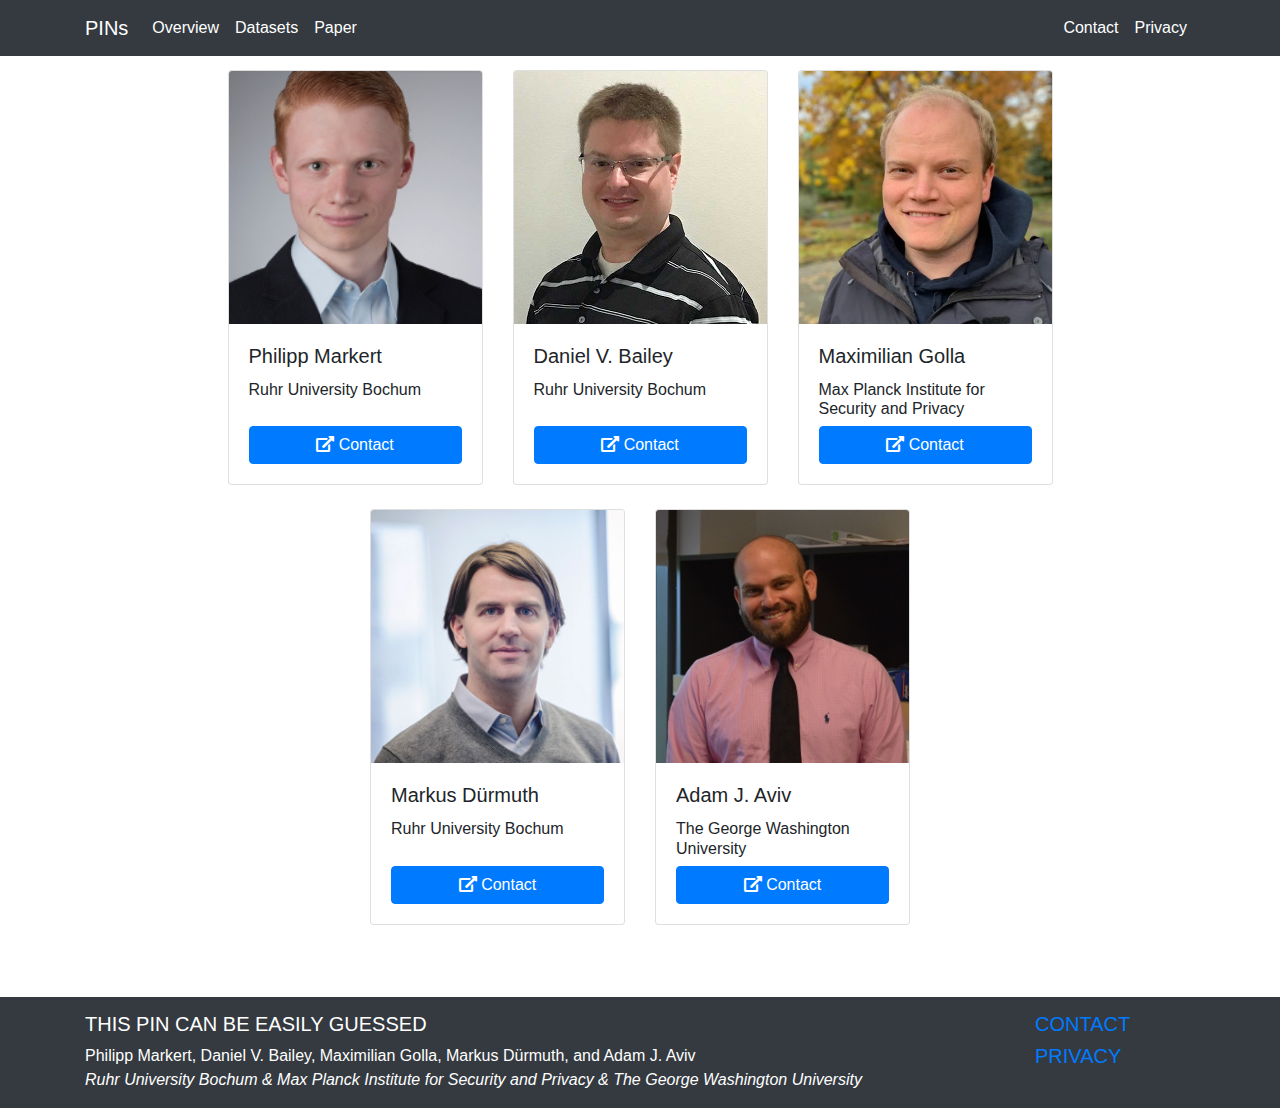
<file: contact.html>
<!doctype html>
<html lang="en">
    <head>
        <meta charset="utf-8">
        <meta name="viewport" content="width=device-width, initial-scale=1, shrink-to-fit=no">
        <!-- Meta -->
        <meta name="description" content="Study of user-chosen 4- and 6-digit PINs" />
        <meta name="keywords" content="authentication, mobile, PIN, Passcode, smartphone, blacklist" />
        <meta name="author" content="Philipp Markert, Daniel V. Bailey, Maximilian Golla, Markus Duermuth, and Adam J. Aviv">
        <!-- Performance -->
        <link rel="preload" href="webfonts/fa-regular-400.woff2" as="font" crossorigin="anonymous">
        <link rel="preload" href="webfonts/fa-brands-400.woff2" as="font" crossorigin="anonymous">
        <link rel="preload" href="webfonts/fa-solid-900.woff2" as="font" crossorigin="anonymous">
        <!-- Twitter Card -->
        <meta name="twitter:card" content="summary_large_image">
        <meta name="twitter:site" content="@ruhrunibochum">
        <meta name="twitter:title" content="This PIN Can Be Easily Guessed">
        <meta name="twitter:description" content="A comprehensive study on the security and usability of user-chosen 4- and 6-digit smartphone unlock PINs.">
        <meta name="twitter:image" content="https://this-pin-can-be-easily-guessed.github.io/images/twittercard.jpg">
        <!-- Facebook Card -->
        <meta property="og:url" content="https://this-pin-can-be-easily-guessed.github.io">
        <meta property="og:type" content="website">
        <meta property="og:title" content="This PIN Can Be Easily Guessed">
        <meta property="og:description" content="A comprehensive study of user-chosen 4- and 6-digit smartphone unlock PINs.">
        <meta property="og:image" content="https://this-pin-can-be-easily-guessed.github.io/images/twittercard.jpg">
        <!-- Style -->
        <link rel="shortcut icon" href="ico/favicon.ico">
        <title>This PIN Can Be Easily Guessed</title>
        <link href="css/thirdparty/bootstrap.min.css" rel="stylesheet">
        <link href="css/custom/website.css" rel="stylesheet">
        <link href="css/thirdparty/fontawesome.all.min.css" rel="stylesheet">
    </head>
    <body>
        <header>
            <nav class="navbar navbar-expand-md navbar-dark fixed-top bg-dark text-white">
                <div class="container">
                    <a class="navbar-brand" href="index.html">PINs</a>
                    <button class="navbar-toggler" type="button" data-toggle="collapse" data-target="#navbarsExampleDefault" aria-controls="navbarsExampleDefault" aria-expanded="false" aria-label="Toggle navigation">
                        <span class="navbar-toggler-icon"></span>
                    </button>
                    <div class="collapse navbar-collapse" id="navbarsExampleDefault">
                        <ul class="navbar-nav mr-auto">
                            <li class="nav-item"><a class="nav-link text-white" href="index.html#overview">Overview</a></li>
                            <li class="nav-item"><a class="nav-link text-white" href="index.html#datasets">Datasets</a></li>
                            <li class="nav-item"><a class="nav-link text-white" href="index.html#paper">Paper</a></li>
                        </ul>
                        <ul class="navbar-nav">
                            <li class="nav-item active"><a class="nav-link text-white" href="contact.html" data-toggle="collapse" data-target=".navbar-collapse.show">Contact <span class="sr-only">(current)</span></a></li>
                            <li class="nav-item"><a class="nav-link text-white" href="priv.html">Privacy</a></li>
                        </ul>
                    </div>
                </div>
            </nav>
        </header>
        <div class="container">
            <div class="row justify-content-center">
                <div class="col-sm-3">
                    <div class="card">
                        <img class="card-img-top" src="images/1.jpg" alt="Card image cap">
                        <div class="card-body">
                            <h5 class="card-title">Philipp Markert</h5>
                            <h6>Ruhr University Bochum &nbsp; &nbsp; &nbsp; &nbsp; &nbsp; &nbsp; &nbsp; &nbsp;</h6>
                            <a href="https://www.mobsec.ruhr-uni-bochum.de/group/people/markert_philipp/" target="_blank" class="btn btn-primary btn-block"><i class="fas fa-external-link-alt"></i> Contact</a>
                        </div>
                    </div>
                </div>
                <div class="col-sm-3">
                    <div class="card">
                        <img class="card-img-top" src="images/2.jpg" alt="Card image cap">
                        <div class="card-body">
                            <h5 class="card-title">Daniel V. Bailey</h5>
                            <h6>Ruhr University Bochum &nbsp; &nbsp; &nbsp; &nbsp; &nbsp; &nbsp; &nbsp; &nbsp;</h6>
                            <a href="https://www.linkedin.com/in/danielvbailey" target="_blank" class="btn btn-primary btn-block"><i class="fas fa-external-link-alt"></i> Contact</a>
                        </div>
                    </div>
                </div>
                <div class="col-sm-3">
                    <div class="card">
                        <img class="card-img-top" src="images/3.jpg" alt="Card image cap">
                        <div class="card-body">
                            <h5 class="card-title">Maximilian Golla</h5>
                            <h6>Max Planck Institute for Security and Privacy</h6>
                            <a href="https://maximiliangolla.com" target="_blank" class="btn btn-primary btn-block"><i class="fas fa-external-link-alt"></i> Contact</a>
                        </div>
                    </div>
                </div>
            </div>
            <br>
            <div class="row">
                <div class="col-sm-3"></div>
                <div class="col-sm-3">
                    <div class="card">
                        <img class="card-img-top" src="images/4.jpg" alt="Card image cap">
                        <div class="card-body">
                            <h5 class="card-title">Markus D&uuml;rmuth</h5>
                            <h6>Ruhr University Bochum &nbsp; &nbsp; &nbsp; &nbsp; &nbsp; &nbsp; &nbsp; &nbsp;</h6>
                            <a href="https://www.mobsec.ruhr-uni-bochum.de/group/people/duermuth_markus/" target="_blank" class="btn btn-primary btn-block"><i class="fas fa-external-link-alt"></i> Contact</a>
                        </div>
                    </div>
                </div>
                <div class="col-sm-3">
                    <div class="card">
                        <img class="card-img-top" src="images/5.jpg" alt="Card image cap">
                        <div class="card-body">
                            <h5 class="card-title">Adam J. Aviv</h5>
                            <h6>The George Washington University</h6>
                            <a href="https://adamaviv.com" target="_blank" class="btn btn-primary btn-block"><i class="fas fa-external-link-alt"></i> Contact</a>
                        </div>
                    </div>
                </div>
                <div class="col-sm-3"></div>
            </div>
            <br>
            <br>
            <br>
        </div>
        <!-- end .container -->
        <footer id="footer" class="footer bg-dark text-white">
            <div class="container" style="padding-top: 15px;">
                <div class="row">
                    <div class="col-sm-10">
                        <h5 class="text-uppercase">This PIN Can Be Easily Guessed</h5>
                        <p>Philipp Markert, Daniel V. Bailey, Maximilian Golla, Markus D&uuml;rmuth, and Adam J. Aviv
                            <br>
                            <i>Ruhr University Bochum &amp; Max Planck Institute for Security and Privacy &amp; The George Washington University</i>
                        </p>
                    </div>
                    <div class="col-sm-2">
                        <h5 class="text-uppercase"><a href="contact.html">Contact</a></h5>
                        <h5 class="text-uppercase"><a href="priv.html">Privacy</a></h5>
                    </div>
                </div>
            </div>
        </footer>
        <script src="js/thirdparty/jquery.min.js"></script>
        <script>window.jQuery || document.write('<script src="js/thirdparty/jquery.min.js"><\/script>')</script>
        <script src="js/thirdparty/bootstrap.bundle.min.js"></script>
        <script src="js/custom/website.js"></script>
    </body>
</html>
</file>
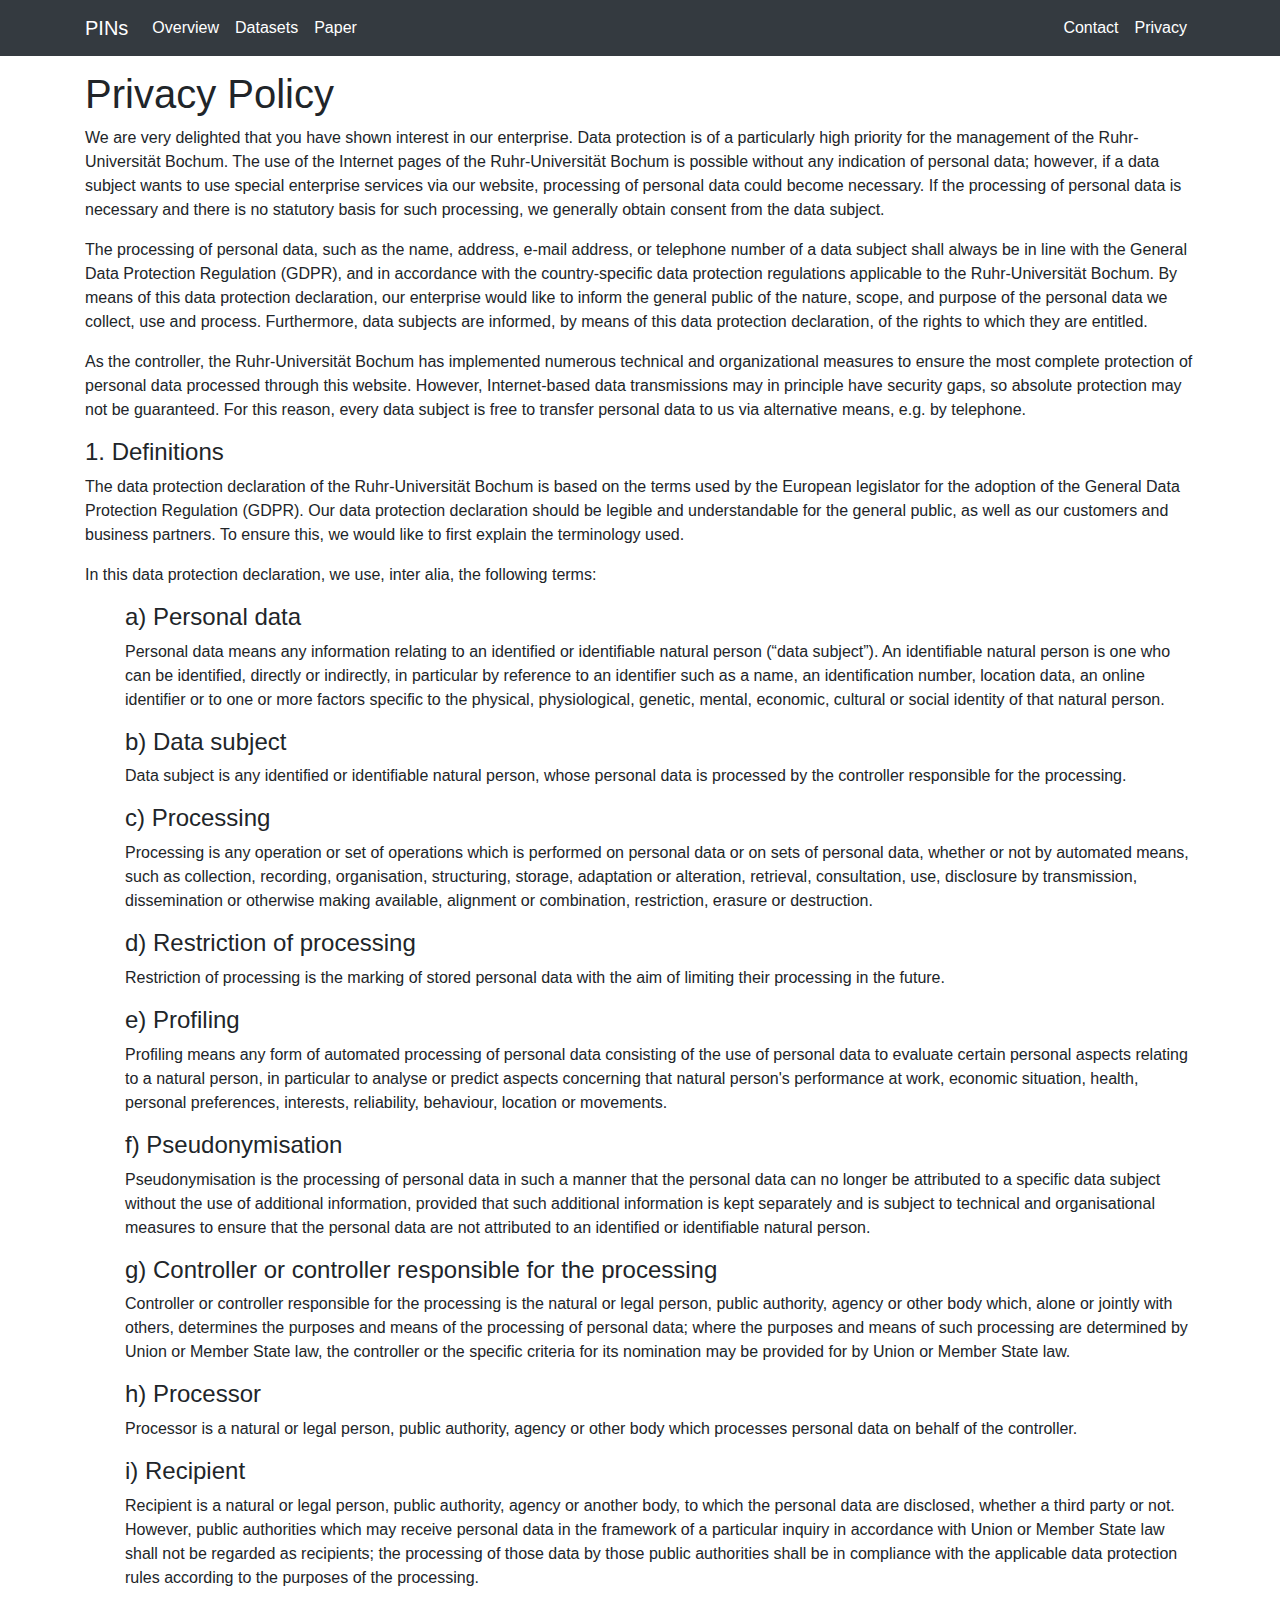
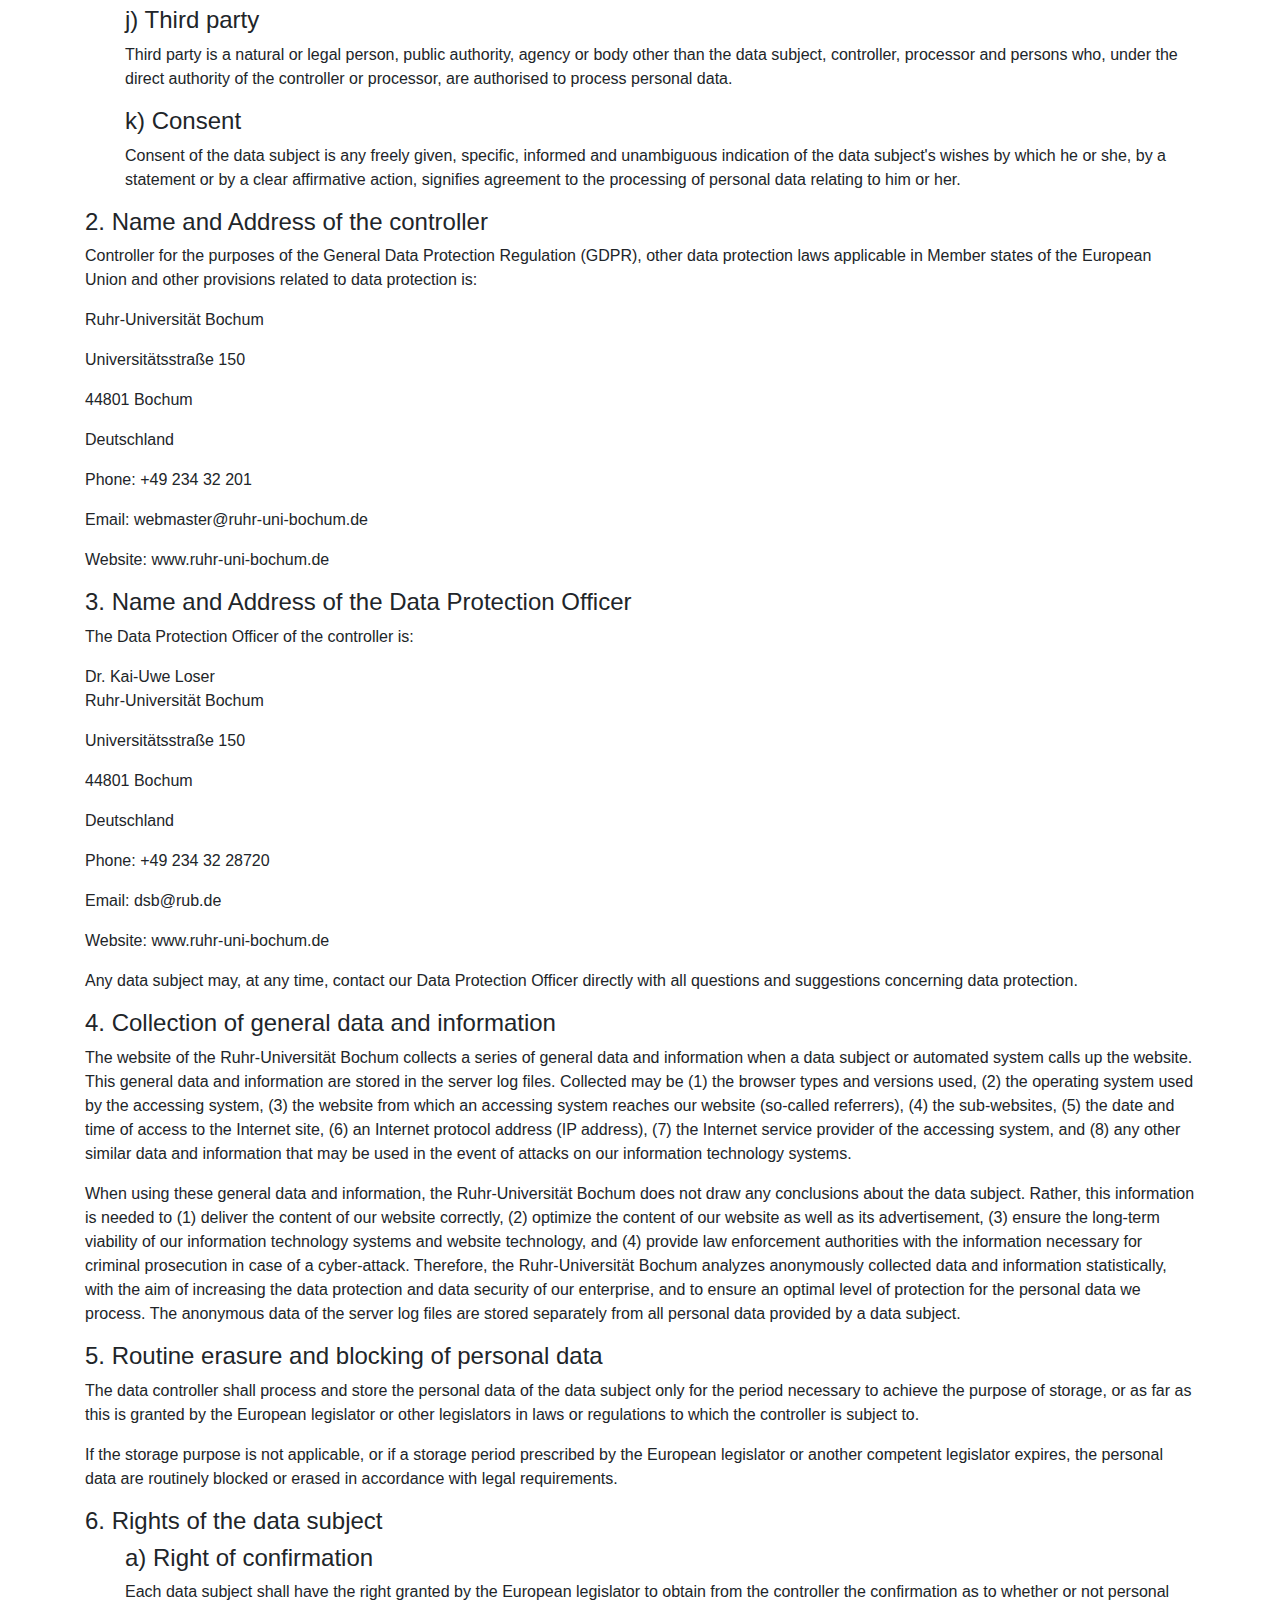
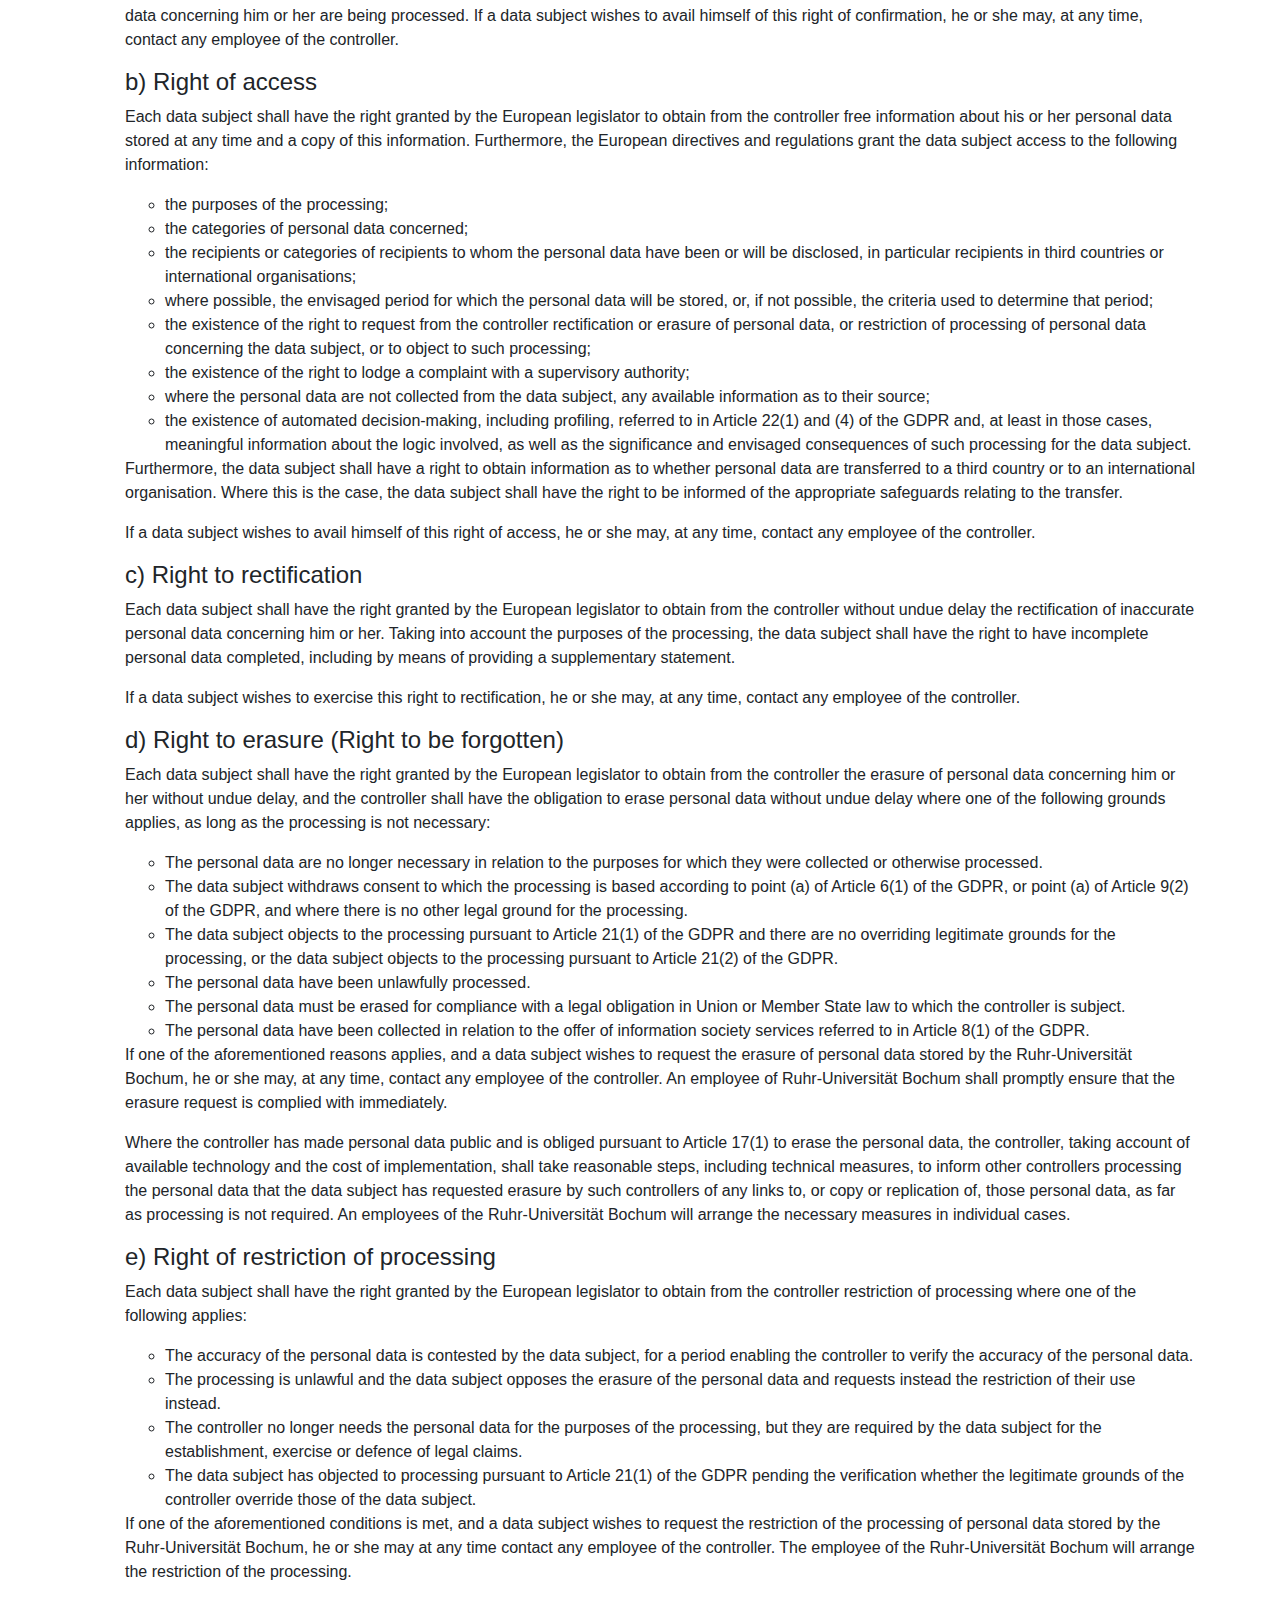
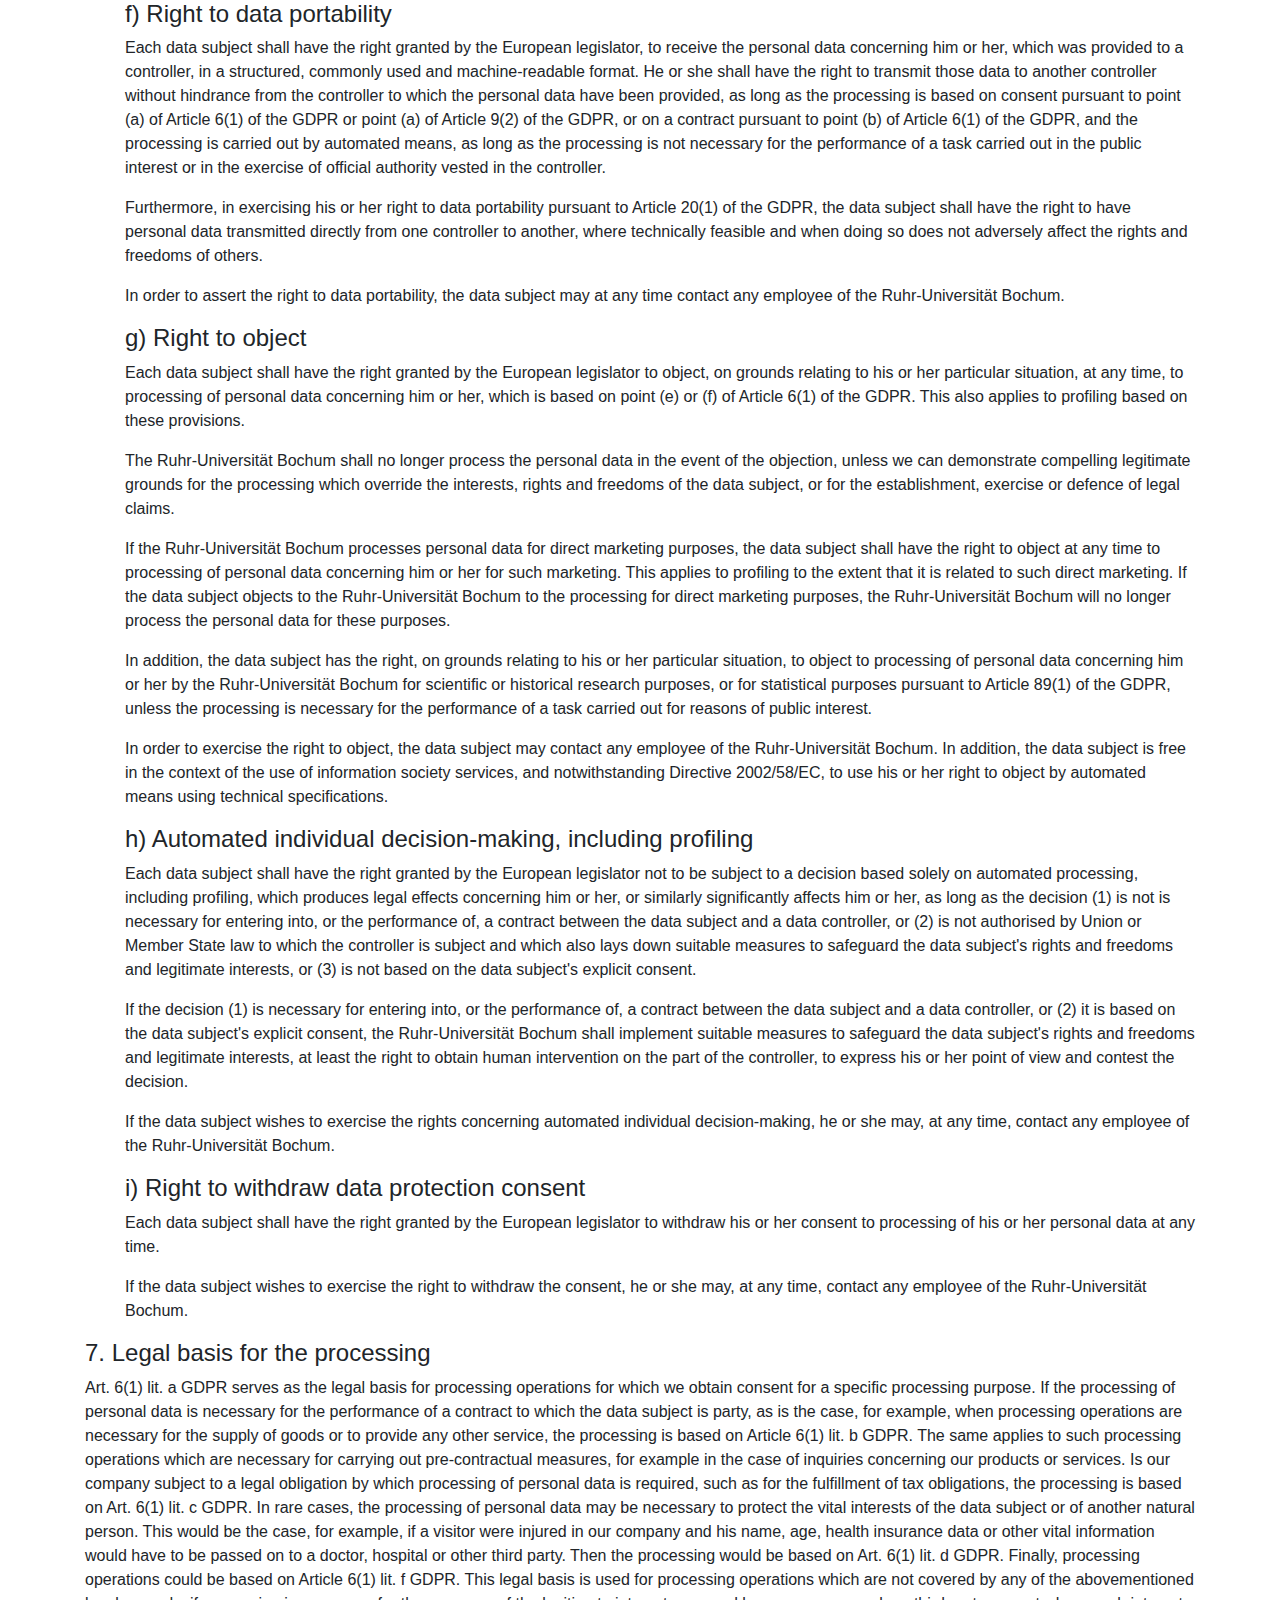
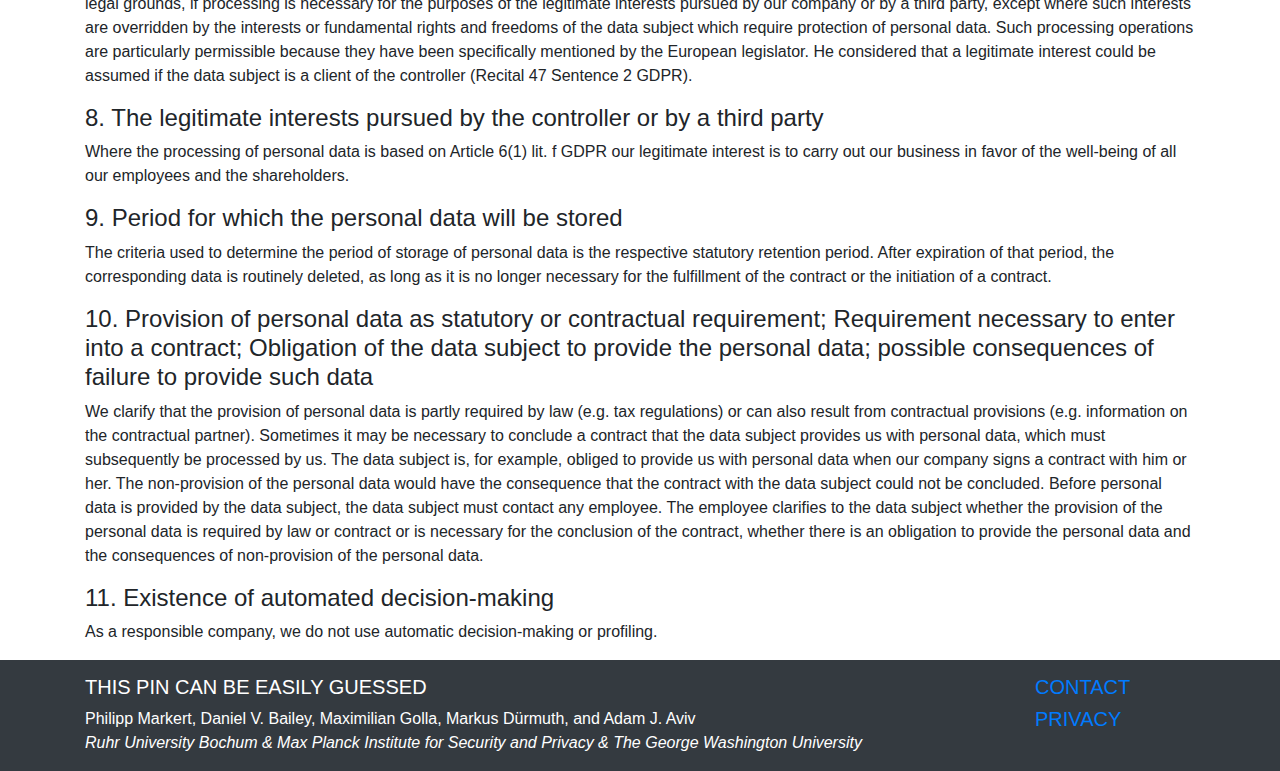
<file: priv.html>
<!doctype html>
<html lang="en">
    <head>
        <meta charset="utf-8">
        <meta name="viewport" content="width=device-width, initial-scale=1, shrink-to-fit=no">
        <!-- Meta -->
        <meta name="description" content="Study of user-chosen 4- and 6-digit PINs" />
        <meta name="keywords" content="authentication, mobile, PIN, Passcode, smartphone, blacklist" />
        <meta name="author" content="Philipp Markert, Daniel V. Bailey, Maximilian Golla, Markus Duermuth, and Adam J. Aviv">
        <!-- Performance -->
        <link rel="preload" href="webfonts/fa-regular-400.woff2" as="font" crossorigin="anonymous">
        <link rel="preload" href="webfonts/fa-brands-400.woff2" as="font" crossorigin="anonymous">
        <link rel="preload" href="webfonts/fa-solid-900.woff2" as="font" crossorigin="anonymous">
        <!-- Twitter Card -->
        <meta name="twitter:card" content="summary_large_image">
        <meta name="twitter:site" content="@ruhrunibochum">
        <meta name="twitter:title" content="This PIN Can Be Easily Guessed">
        <meta name="twitter:description" content="A comprehensive study on the security and usability of user-chosen 4- and 6-digit smartphone unlock PINs.">
        <meta name="twitter:image" content="https://this-pin-can-be-easily-guessed.github.io/images/twittercard.jpg">
        <!-- Facebook Card -->
        <meta property="og:url" content="https://this-pin-can-be-easily-guessed.github.io">
        <meta property="og:type" content="website">
        <meta property="og:title" content="This PIN Can Be Easily Guessed">
        <meta property="og:description" content="A comprehensive study of user-chosen 4- and 6-digit smartphone unlock PINs.">
        <meta property="og:image" content="https://this-pin-can-be-easily-guessed.github.io/images/twittercard.jpg">
        <!-- Style -->
        <link rel="shortcut icon" href="ico/favicon.ico">
        <title>This PIN Can Be Easily Guessed</title>
        <link href="css/thirdparty/bootstrap.min.css" rel="stylesheet">
        <link href="css/custom/website.css" rel="stylesheet">
        <link href="css/thirdparty/fontawesome.all.min.css" rel="stylesheet">
    </head>
    <body>
        <header>
            <nav class="navbar navbar-expand-md navbar-dark fixed-top bg-dark text-white">
                <div class="container">
                    <a class="navbar-brand" href="index.html">PINs</a>
                    <button class="navbar-toggler" type="button" data-toggle="collapse" data-target="#navbarsExampleDefault" aria-controls="navbarsExampleDefault" aria-expanded="false" aria-label="Toggle navigation">
                        <span class="navbar-toggler-icon"></span>
                    </button>
                    <div class="collapse navbar-collapse" id="navbarsExampleDefault">
                        <ul class="navbar-nav mr-auto">
                            <li class="nav-item"><a class="nav-link text-white" href="index.html#overview">Overview</a></li>
                            <li class="nav-item"><a class="nav-link text-white" href="index.html#datasets">Datasets</a></li>
                            <li class="nav-item"><a class="nav-link text-white" href="index.html#paper">Paper</a></li>
                        </ul>
                        <ul class="navbar-nav">
                            <li class="nav-item"><a class="nav-link text-white" href="contact.html">Contact</a></li>
                            <li class="nav-item active"><a class="nav-link text-white" href="priv.html" data-toggle="collapse" data-target=".navbar-collapse.show">Privacy <span class="sr-only">(current)</span></a></li>
                        </ul>
                    </div>
                </div>
            </nav>
        </header>
        <div class="container">
            <h1>Privacy Policy</h1>

            <p>We are very delighted that you have shown interest in our enterprise. Data protection is of a particularly high priority for the management of the Ruhr-Universität Bochum. The use of the Internet pages of the Ruhr-Universität Bochum is possible without any indication of personal data; however, if a data subject wants to use special enterprise services via our website, processing of personal data could become necessary. If the processing of personal data is necessary and there is no statutory basis for such processing, we generally obtain consent from the data subject.</p>

            <p>The processing of personal data, such as the name, address, e-mail address, or telephone number of a data subject shall always be in line with the General Data Protection Regulation (GDPR), and in accordance with the country-specific data protection regulations applicable to the Ruhr-Universität Bochum. By means of this data protection declaration, our enterprise would like to inform the general public of the nature, scope, and purpose of the personal data we collect, use and process. Furthermore, data subjects are informed, by means of this data protection declaration, of the rights to which they are entitled.</p>

            <p>As the controller, the Ruhr-Universität Bochum has implemented numerous technical and organizational measures to ensure the most complete protection of personal data processed through this website. However, Internet-based data transmissions may in principle have security gaps, so absolute protection may not be guaranteed. For this reason, every data subject is free to transfer personal data to us via alternative means, e.g. by telephone. </p>

            <h4>1. Definitions</h4>
            <p>The data protection declaration of the Ruhr-Universität Bochum is based on the terms used by the European legislator for the adoption of the General Data Protection Regulation (GDPR). Our data protection declaration should be legible and understandable for the general public, as well as our customers and business partners. To ensure this, we would like to first explain the terminology used.</p>

            <p>In this data protection declaration, we use, inter alia, the following terms:</p>

            <ul style="list-style: none">
                <li>
                    <h4>a) Personal data</h4>
                    <p>Personal data means any information relating to an identified or identifiable natural person (“data subject”). An identifiable natural person is one who can be identified, directly or indirectly, in particular by reference to an identifier such as a name, an identification number, location data, an online identifier or to one or more factors specific to the physical, physiological, genetic, mental, economic, cultural or social identity of that natural person.</p>
                </li>
                <li>
                    <h4>b) Data subject</h4>
                    <p>Data subject is any identified or identifiable natural person, whose personal data is processed by the controller responsible for the processing.</p>
                </li>
                <li>
                    <h4>c) Processing</h4>
                    <p>Processing is any operation or set of operations which is performed on personal data or on sets of personal data, whether or not by automated means, such as collection, recording, organisation, structuring, storage, adaptation or alteration, retrieval, consultation, use, disclosure by transmission, dissemination or otherwise making available, alignment or combination, restriction, erasure or destruction. </p>
                </li>
                <li>
                    <h4>d) Restriction of processing</h4>
                    <p>Restriction of processing is the marking of stored personal data with the aim of limiting their processing in the future. </p>
                </li>
                <li>
                    <h4>e) Profiling</h4>
                    <p>Profiling means any form of automated processing of personal data consisting of the use of personal data to evaluate certain personal aspects relating to a natural person, in particular to analyse or predict aspects concerning that natural person's performance at work, economic situation, health, personal preferences, interests, reliability, behaviour, location or movements. </p>
                </li>
                <li>
                    <h4>f) Pseudonymisation</h4>
                    <p>Pseudonymisation is the processing of personal data in such a manner that the personal data can no longer be attributed to a specific data subject without the use of additional information, provided that such additional information is kept separately and is subject to technical and organisational measures to ensure that the personal data are not attributed to an identified or identifiable natural person. </p>
                </li>
                <li>
                    <h4>g) Controller or controller responsible for the processing</h4>
                    <p>Controller or controller responsible for the processing is the natural or legal person, public authority, agency or other body which, alone or jointly with others, determines the purposes and means of the processing of personal data; where the purposes and means of such processing are determined by Union or Member State law, the controller or the specific criteria for its nomination may be provided for by Union or Member State law. </p>
                </li>
                <li>
                    <h4>h) Processor</h4>
                    <p>Processor is a natural or legal person, public authority, agency or other body which processes personal data on behalf of the controller. </p>
                </li>
                <li>
                    <h4>i) Recipient</h4>
                    <p>Recipient is a natural or legal person, public authority, agency or another body, to which the personal data are disclosed, whether a third party or not. However, public authorities which may receive personal data in the framework of a particular inquiry in accordance with Union or Member State law shall not be regarded as recipients; the processing of those data by those public authorities shall be in compliance with the applicable data protection rules according to the purposes of the processing. </p>
                </li>
                <li>
                    <h4>j) Third party</h4>
                    <p>Third party is a natural or legal person, public authority, agency or body other than the data subject, controller, processor and persons who, under the direct authority of the controller or processor, are authorised to process personal data.</p>
                </li>
                <li>
                    <h4>k) Consent</h4>
                    <p>Consent of the data subject is any freely given, specific, informed and unambiguous indication of the data subject's wishes by which he or she, by a statement or by a clear affirmative action, signifies agreement to the processing of personal data relating to him or her. </p>
                </li>
            </ul>

            <h4>2. Name and Address of the controller</h4>
            <p>Controller for the purposes of the General Data Protection Regulation (GDPR), other data protection laws applicable in Member states of the European Union and other provisions related to data protection is:

            </p>

            <p>Ruhr-Universität Bochum</p>
            <p>Universitätsstraße 150</p>
            <p>44801 Bochum</p>
            <p>Deutschland</p>
            <p>Phone: +49 234 32 201</p>
            <p>Email: webmaster@ruhr-uni-bochum.de</p>
            <p>Website: www.ruhr-uni-bochum.de</p>

            <h4>3. Name and Address of the Data Protection Officer</h4>
            <p>The Data Protection Officer of the controller is:</p>

            Dr. Kai-Uwe Loser
            <p>Ruhr-Universität Bochum</p>
            <p>Universitätsstraße 150</p>
            <p>44801 Bochum</p>
            <p>Deutschland</p>
            <p>Phone: +49 234 32 28720</p>
            <p>Email: dsb@rub.de</p>
            <p>Website: www.ruhr-uni-bochum.de</p>

            <p>Any data subject may, at any time, contact our Data Protection Officer directly with all questions and suggestions concerning data protection.</p>

            <h4>4. Collection of general data and information</h4>
            <p>The website of the Ruhr-Universität Bochum collects a series of general data and information when a data subject or automated system calls up the website. This general data and information are stored in the server log files. Collected may be (1) the browser types and versions used, (2) the operating system used by the accessing system, (3) the website from which an accessing system reaches our website (so-called referrers), (4) the sub-websites, (5) the date and time of access to the Internet site, (6) an Internet protocol address (IP address), (7) the Internet service provider of the accessing system, and (8) any other similar data and information that may be used in the event of attacks on our information technology systems.</p>

            <p>When using these general data and information, the Ruhr-Universität Bochum does not draw any conclusions about the data subject. Rather, this information is needed to (1) deliver the content of our website correctly, (2) optimize the content of our website as well as its advertisement, (3) ensure the long-term viability of our information technology systems and website technology, and (4) provide law enforcement authorities with the information necessary for criminal prosecution in case of a cyber-attack. Therefore, the Ruhr-Universität Bochum analyzes anonymously collected data and information statistically, with the aim of increasing the data protection and data security of our enterprise, and to ensure an optimal level of protection for the personal data we process. The anonymous data of the server log files are stored separately from all personal data provided by a data subject.</p>

            <h4>5. Routine erasure and blocking of personal data</h4>
            <p>The data controller shall process and store the personal data of the data subject only for the period necessary to achieve the purpose of storage, or as far as this is granted by the European legislator or other legislators in laws or regulations to which the controller is subject to.</p>

            <p>If the storage purpose is not applicable, or if a storage period prescribed by the European legislator or another competent legislator expires, the personal data are routinely blocked or erased in accordance with legal requirements.</p>

            <h4>6. Rights of the data subject</h4>
            <ul style="list-style: none;">
                <li>
                    <h4>a) Right of confirmation</h4>
                    <p>Each data subject shall have the right granted by the European legislator to obtain from the controller the confirmation as to whether or not personal data concerning him or her are being processed. If a data subject wishes to avail himself of this right of confirmation, he or she may, at any time, contact any employee of the controller.</p>
                </li>
                <li>
                    <h4>b) Right of access</h4>
                    <p>Each data subject shall have the right granted by the European legislator to obtain from the controller free information about his or her personal data stored at any time and a copy of this information. Furthermore, the European directives and regulations grant the data subject access to the following information:</p>

                    <ul>
                        <li>the purposes of the processing;</li>
                        <li>the categories of personal data concerned;</li>
                        <li>the recipients or categories of recipients to whom the personal data have been or will be disclosed, in particular recipients in third countries or international organisations;</li>
                        <li>where possible, the envisaged period for which the personal data will be stored, or, if not possible, the criteria used to determine that period;</li>
                        <li>the existence of the right to request from the controller rectification or erasure of personal data, or restriction of processing of personal data concerning the data subject, or to object to such processing;</li>
                        <li>the existence of the right to lodge a complaint with a supervisory authority;</li>
                        <li>where the personal data are not collected from the data subject, any available information as to their source;</li>
                        <li>the existence of automated decision-making, including profiling, referred to in Article 22(1) and (4) of the GDPR and, at least in those cases, meaningful information about the logic involved, as well as the significance and envisaged consequences of such processing for the data subject.</li>

                    </ul>
                    <p>Furthermore, the data subject shall have a right to obtain information as to whether personal data are transferred to a third country or to an international organisation. Where this is the case, the data subject shall have the right to be informed of the appropriate safeguards relating to the transfer.</p>

                    <p>If a data subject wishes to avail himself of this right of access, he or she may, at any time, contact any employee of the controller.</p>
                </li>
                <li>
                    <h4>c) Right to rectification </h4>
                    <p>Each data subject shall have the right granted by the European legislator to obtain from the controller without undue delay the rectification of inaccurate personal data concerning him or her. Taking into account the purposes of the processing, the data subject shall have the right to have incomplete personal data completed, including by means of providing a supplementary statement.</p>

                    <p>If a data subject wishes to exercise this right to rectification, he or she may, at any time, contact any employee of the controller.</p>
                </li>
                <li>
                    <h4>d) Right to erasure (Right to be forgotten) </h4>
                    <p>Each data subject shall have the right granted by the European legislator to obtain from the controller the erasure of personal data concerning him or her without undue delay, and the controller shall have the obligation to erase personal data without undue delay where one of the following grounds applies, as long as the processing is not necessary: </p>

                    <ul>
                        <li>The personal data are no longer necessary in relation to the purposes for which they were collected or otherwise processed.</li>
                        <li>The data subject withdraws consent to which the processing is based according to point (a) of Article 6(1) of the GDPR, or point (a) of Article 9(2) of the GDPR, and where there is no other legal ground for the processing.</li>
                        <li>The data subject objects to the processing pursuant to Article 21(1) of the GDPR and there are no overriding legitimate grounds for the processing, or the data subject objects to the processing pursuant to Article 21(2) of the GDPR. </li>
                        <li>The personal data have been unlawfully processed.</li>
                        <li>The personal data must be erased for compliance with a legal obligation in Union or Member State law to which the controller is subject.</li>
                        <li>The personal data have been collected in relation to the offer of information society services referred to in Article 8(1) of the GDPR.</li>

                    </ul>
                    <p>If one of the aforementioned reasons applies, and a data subject wishes to request the erasure of personal data stored by the Ruhr-Universität Bochum, he or she may, at any time, contact any employee of the controller. An employee of Ruhr-Universität Bochum shall promptly ensure that the erasure request is complied with immediately.</p>

                    <p>Where the controller has made personal data public and is obliged pursuant to Article 17(1) to erase the personal data, the controller, taking account of available technology and the cost of implementation, shall take reasonable steps, including technical measures, to inform other controllers processing the personal data that the data subject has requested erasure by such controllers of any links to, or copy or replication of, those personal data, as far as processing is not required. An employees of the Ruhr-Universität Bochum will arrange the necessary measures in individual cases.</p>
                </li>
                <li>
                    <h4>e) Right of restriction of processing</h4>
                    <p>Each data subject shall have the right granted by the European legislator to obtain from the controller restriction of processing where one of the following applies:</p>

                    <ul>
                        <li>The accuracy of the personal data is contested by the data subject, for a period enabling the controller to verify the accuracy of the personal data. </li>
                        <li>The processing is unlawful and the data subject opposes the erasure of the personal data and requests instead the restriction of their use instead.</li>
                        <li>The controller no longer needs the personal data for the purposes of the processing, but they are required by the data subject for the establishment, exercise or defence of legal claims.</li>
                        <li>The data subject has objected to processing pursuant to Article 21(1) of the GDPR pending the verification whether the legitimate grounds of the controller override those of the data subject.</li>

                    </ul>
                    <p>If one of the aforementioned conditions is met, and a data subject wishes to request the restriction of the processing of personal data stored by the Ruhr-Universität Bochum, he or she may at any time contact any employee of the controller. The employee of the Ruhr-Universität Bochum will arrange the restriction of the processing. </p>
                </li>
                <li>
                    <h4>f) Right to data portability</h4>
                    <p>Each data subject shall have the right granted by the European legislator, to receive the personal data concerning him or her, which was provided to a controller, in a structured, commonly used and machine-readable format. He or she shall have the right to transmit those data to another controller without hindrance from the controller to which the personal data have been provided, as long as the processing is based on consent pursuant to point (a) of Article 6(1) of the GDPR or point (a) of Article 9(2) of the GDPR, or on a contract pursuant to point (b) of Article 6(1) of the GDPR, and the processing is carried out by automated means, as long as the processing is not necessary for the performance of a task carried out in the public interest or in the exercise of official authority vested in the controller.</p>

                    <p>Furthermore, in exercising his or her right to data portability pursuant to Article 20(1) of the GDPR, the data subject shall have the right to have personal data transmitted directly from one controller to another, where technically feasible and when doing so does not adversely affect the rights and freedoms of others.</p>

                    <p>In order to assert the right to data portability, the data subject may at any time contact any employee of the Ruhr-Universität Bochum.</p>

                </li>
                <li>
                    <h4>g) Right to object</h4>
                    <p>Each data subject shall have the right granted by the European legislator to object, on grounds relating to his or her particular situation, at any time, to processing of personal data concerning him or her, which is based on point (e) or (f) of Article 6(1) of the GDPR. This also applies to profiling based on these provisions.</p>

                    <p>The Ruhr-Universität Bochum shall no longer process the personal data in the event of the objection, unless we can demonstrate compelling legitimate grounds for the processing which override the interests, rights and freedoms of the data subject, or for the establishment, exercise or defence of legal claims.</p>

                    <p>If the Ruhr-Universität Bochum processes personal data for direct marketing purposes, the data subject shall have the right to object at any time to processing of personal data concerning him or her for such marketing. This applies to profiling to the extent that it is related to such direct marketing. If the data subject objects to the Ruhr-Universität Bochum to the processing for direct marketing purposes, the Ruhr-Universität Bochum will no longer process the personal data for these purposes.</p>

                    <p>In addition, the data subject has the right, on grounds relating to his or her particular situation, to object to processing of personal data concerning him or her by the Ruhr-Universität Bochum for scientific or historical research purposes, or for statistical purposes pursuant to Article 89(1) of the GDPR, unless the processing is necessary for the performance of a task carried out for reasons of public interest.</p>

                    <p>In order to exercise the right to object, the data subject may contact any employee of the Ruhr-Universität Bochum. In addition, the data subject is free in the context of the use of information society services, and notwithstanding Directive 2002/58/EC, to use his or her right to object by automated means using technical specifications.</p>
                </li>
                <li>
                    <h4>h) Automated individual decision-making, including profiling</h4>
                    <p>Each data subject shall have the right granted by the European legislator not to be subject to a decision based solely on automated processing, including profiling, which produces legal effects concerning him or her, or similarly significantly affects him or her, as long as the decision (1) is not is necessary for entering into, or the performance of, a contract between the data subject and a data controller, or (2) is not authorised by Union or Member State law to which the controller is subject and which also lays down suitable measures to safeguard the data subject's rights and freedoms and legitimate interests, or (3) is not based on the data subject's explicit consent.</p>

                    <p>If the decision (1) is necessary for entering into, or the performance of, a contract between the data subject and a data controller, or (2) it is based on the data subject's explicit consent, the Ruhr-Universität Bochum shall implement suitable measures to safeguard the data subject's rights and freedoms and legitimate interests, at least the right to obtain human intervention on the part of the controller, to express his or her point of view and contest the decision.</p>

                    <p>If the data subject wishes to exercise the rights concerning automated individual decision-making, he or she may, at any time, contact any employee of the Ruhr-Universität Bochum.</p>

                </li>
                <li>
                    <h4>i) Right to withdraw data protection consent </h4>
                    <p>Each data subject shall have the right granted by the European legislator to withdraw his or her consent to processing of his or her personal data at any time. </p>

                    <p>If the data subject wishes to exercise the right to withdraw the consent, he or she may, at any time, contact any employee of the Ruhr-Universität Bochum.</p>

                </li>
            </ul>
            <h4>7. Legal basis for the processing </h4>
            <p>Art. 6(1) lit. a GDPR serves as the legal basis for processing operations for which we obtain consent for a specific processing purpose. If the processing of personal data is necessary for the performance of a contract to which the data subject is party, as is the case, for example, when processing operations are necessary for the supply of goods or to provide any other service, the processing is based on Article 6(1) lit. b GDPR. The same applies to such processing operations which are necessary for carrying out pre-contractual measures, for example in the case of inquiries concerning our products or services. Is our company subject to a legal obligation by which processing of personal data is required, such as for the fulfillment of tax obligations, the processing is based on Art. 6(1) lit. c GDPR. In rare cases, the processing of personal data may be necessary to protect the vital interests of the data subject or of another natural person. This would be the case, for example, if a visitor were injured in our company and his name, age, health insurance data or other vital information would have to be passed on to a doctor, hospital or other third party. Then the processing would be based on Art. 6(1) lit. d GDPR. Finally, processing operations could be based on Article 6(1) lit. f GDPR. This legal basis is used for processing operations which are not covered by any of the abovementioned legal grounds, if processing is necessary for the purposes of the legitimate interests pursued by our company or by a third party, except where such interests are overridden by the interests or fundamental rights and freedoms of the data subject which require protection of personal data. Such processing operations are particularly permissible because they have been specifically mentioned by the European legislator. He considered that a legitimate interest could be assumed if the data subject is a client of the controller (Recital 47 Sentence 2 GDPR).
            </p>

            <h4>8. The legitimate interests pursued by the controller or by a third party</h4>
            <p>Where the processing of personal data is based on Article 6(1) lit. f GDPR our legitimate interest is to carry out our business in favor of the well-being of all our employees and the shareholders.</p>

            <h4>9. Period for which the personal data will be stored</h4>
            <p>The criteria used to determine the period of storage of personal data is the respective statutory retention period. After expiration of that period, the corresponding data is routinely deleted, as long as it is no longer necessary for the fulfillment of the contract or the initiation of a contract.</p>

            <h4>10. Provision of personal data as statutory or contractual requirement; Requirement necessary to enter into a contract; Obligation of the data subject to provide the personal data; possible consequences of failure to provide such data </h4>
            <p>We clarify that the provision of personal data is partly required by law (e.g. tax regulations) or can also result from contractual provisions (e.g. information on the contractual partner). Sometimes it may be necessary to conclude a contract that the data subject provides us with personal data, which must subsequently be processed by us. The data subject is, for example, obliged to provide us with personal data when our company signs a contract with him or her. The non-provision of the personal data would have the consequence that the contract with the data subject could not be concluded. Before personal data is provided by the data subject, the data subject must contact any employee. The employee clarifies to the data subject whether the provision of the personal data is required by law or contract or is necessary for the conclusion of the contract, whether there is an obligation to provide the personal data and the consequences of non-provision of the personal data.
            </p>

            <h4>11. Existence of automated decision-making</h4>
            <p>As a responsible company, we do not use automatic decision-making or profiling.</p>
        </div>
        <!-- end .container -->
        <footer id="footer" class="footer bg-dark text-white">
            <div class="container" style="padding-top: 15px;">
                <div class="row">
                    <div class="col-sm-10">
                        <h5 class="text-uppercase">This PIN Can Be Easily Guessed</h5>
                        <p>Philipp Markert, Daniel V. Bailey, Maximilian Golla, Markus D&uuml;rmuth, and Adam J. Aviv
                            <br>
                            <i>Ruhr University Bochum &amp; Max Planck Institute for Security and Privacy &amp; The George Washington University</i>
                        </p>
                    </div>
                    <div class="col-sm-2">
                        <h5 class="text-uppercase"><a href="contact.html">Contact</a></h5>
                        <h5 class="text-uppercase"><a href="priv.html">Privacy</a></h5>
                    </div>
                </div>
            </div>
        </footer>
        <script src="js/thirdparty/jquery.min.js"></script>
        <script>window.jQuery || document.write('<script src="js/thirdparty/jquery.min.js"><\/script>')</script>
        <script src="js/thirdparty/bootstrap.bundle.min.js"></script>
        <script src="js/custom/website.js"></script>
    </body>
</html>
</file>
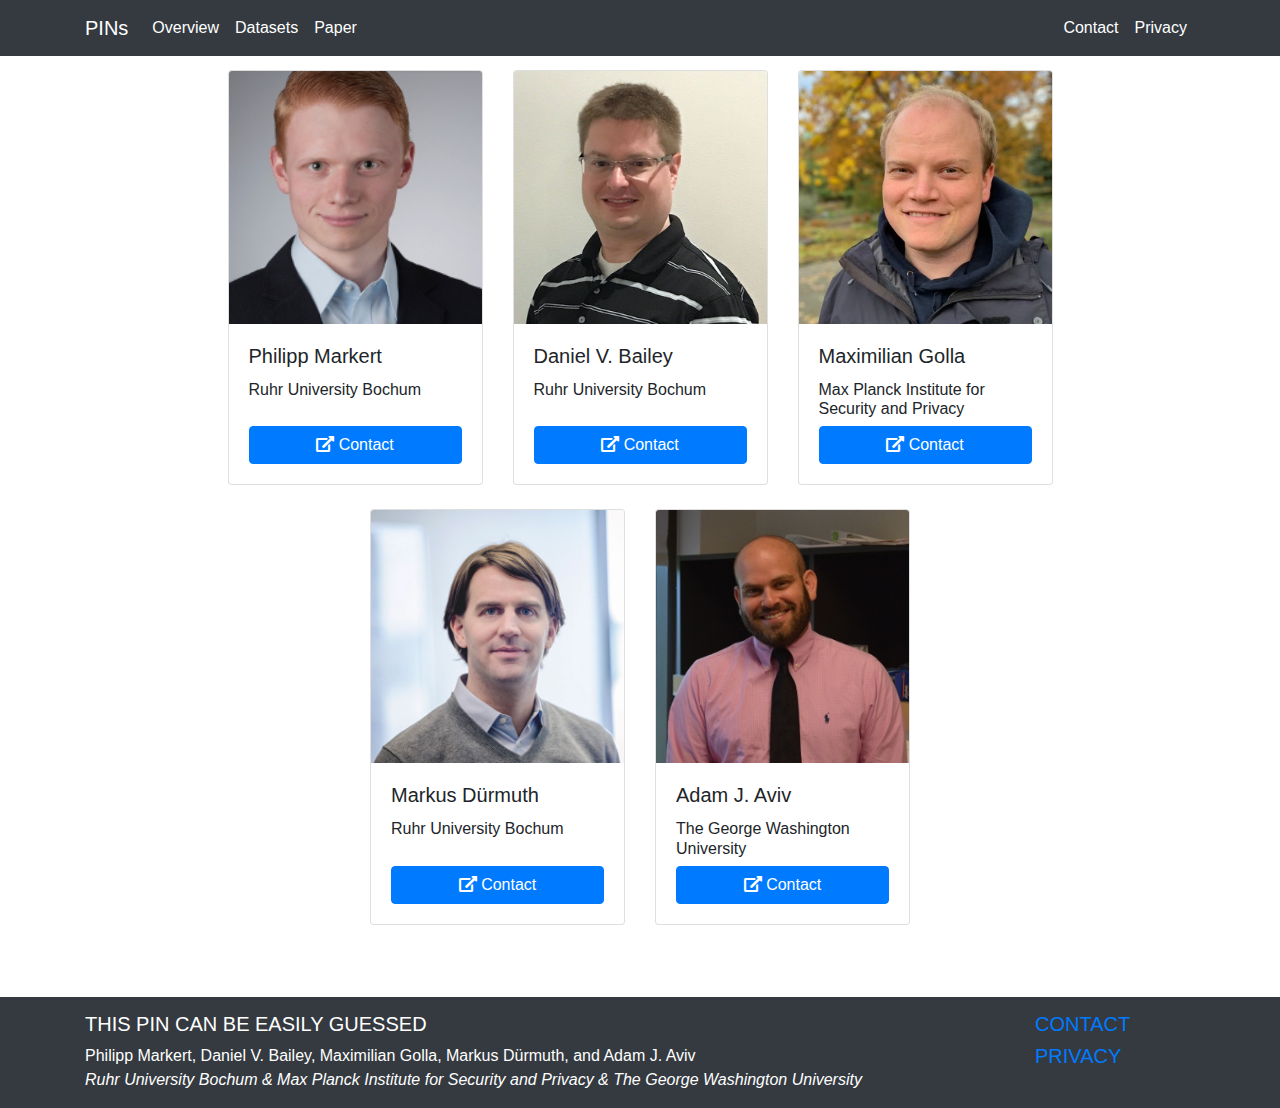
<file: docs/contact.html>
<!DOCTYPE html>
<html lang="en">

<head>
    <title>This PIN Can Be Easily Guessed</title>
    <meta charset="utf-8">
    <meta name="viewport" content="width=device-width, initial-scale=1">
    <link href="css/thirdparty/bootstrap.min.css" rel="stylesheet">
    <link href="css/thirdparty/fontawesome.all.min.css" rel="stylesheet">
    <link href="css/custom/website.css" rel="stylesheet">
    <link rel="shortcut icon" href="ico/favicon.ico">
    <meta name="description" content="Study of user-chosen 4- and 6-digit PINs" />
    <meta name="keywords" content="authentication, mobile, PIN, Passcode, smartphone, blacklist" />
    <meta name="author" content="Philipp Markert, Daniel V. Bailey, Maximilian Golla, Markus Duermuth, and Adam J. Aviv">
    <!-- Twitter Card -->
    <meta name="twitter:card" content="summary_large_image">
    <meta name="twitter:site" content="@ruhrunibochum">
    <meta name="twitter:title" content="This PIN Can Be Easily Guessed">
    <meta name="twitter:description" content="A comprehensive study on the security and usability of user-chosen 4- and 6-digit smartphone unlock PINs.">
    <meta name="twitter:image" content="https://this-pin-can-be-easily-guessed.github.io/images/twittercard.jpg">
    <!-- Facebook Card -->
    <meta property="og:url" content="https://this-pin-can-be-easily-guessed.github.io">
    <meta property="og:type" content="website">
    <meta property="og:title" content="This PIN Can Be Easily Guessed">
    <meta property="og:description" content="A comprehensive study of user-chosen 4- and 6-digit smartphone unlock PINs.">
    <meta property="og:image" content="https://this-pin-can-be-easily-guessed.github.io/images/twittercard.jpg">
</head>

<body>
    <header>
        <nav class="navbar navbar-expand-md navbar-dark fixed-top bg-dark text-white">
            <div class="container">
                <a class="navbar-brand" href="index.html">PINs</a>
                <button class="navbar-toggler" type="button" data-toggle="collapse" data-target="#navbarsExampleDefault" aria-controls="navbarsExampleDefault" aria-expanded="false" aria-label="Toggle navigation">
                    <span class="navbar-toggler-icon"></span>
                </button>
                <div class="collapse navbar-collapse" id="navbarsExampleDefault">
                    <ul class="navbar-nav mr-auto smooth-scroll">
                        <li class="nav-item active"><a class="nav-link text-white" href="index.html#overview">Overview</a></li>
                        <li class="nav-item"><a class="nav-link text-white" href="index.html#datasets">Datasets</a></li>
                        <li class="nav-item"><a class="nav-link text-white" href="index.html#paper">Paper</a></li>
                    </ul>
                    <ul class="navbar-nav">
                        <li class="nav-item"><a class="nav-link text-white" href="contact.html">Contact</a></li>
                        <li class="nav-item"><a class="nav-link text-white" href="priv.html">Privacy</a></li>
                    </ul>
                </div>
            </div>
        </nav>
    </header>
    <div class="container">
        <div class="row justify-content-center">
            <div class="col-sm-3">
                <div class="card">
                    <img class="card-img-top" src="images/1.jpg" alt="Card image cap">
                    <div class="card-body">
                        <h5 class="card-title">Philipp Markert</h5>
                        <h6>Ruhr University Bochum &nbsp; &nbsp; &nbsp; &nbsp; &nbsp; &nbsp; &nbsp; &nbsp;</h6>
                        <a href="https://www.mobsec.ruhr-uni-bochum.de/group/people/markert_philipp/" target="_blank" class="btn btn-primary btn-block"><i class="fas fa-external-link-alt"></i> Contact</a>
                    </div>
                </div>
            </div>
            <div class="col-sm-3">
                <div class="card">
                    <img class="card-img-top" src="images/2.jpg" alt="Card image cap">
                    <div class="card-body">
                        <h5 class="card-title">Daniel V. Bailey</h5>
                        <h6>Ruhr University Bochum &nbsp; &nbsp; &nbsp; &nbsp; &nbsp; &nbsp; &nbsp; &nbsp;</h6>
                        <a href="https://www.linkedin.com/in/danielvbailey" target="_blank" class="btn btn-primary btn-block"><i class="fas fa-external-link-alt"></i> Contact</a>
                    </div>
                </div>
            </div>
            <div class="col-sm-3">
                <div class="card">
                    <img class="card-img-top" src="images/3.jpg" alt="Card image cap">
                    <div class="card-body">
                        <h5 class="card-title">Maximilian Golla</h5>
                        <h6>Max Planck Institute for Security and Privacy</h6>
                        <a href="https://www.mobsec.ruhr-uni-bochum.de/group/people/golla_maximilian/" target="_blank" class="btn btn-primary btn-block"><i class="fas fa-external-link-alt"></i> Contact</a>
                    </div>
                </div>
            </div>
        </div>
        <br>
        <div class="row">
            <div class="col-sm-3"></div>
            <div class="col-sm-3">
                <div class="card">
                    <img class="card-img-top" src="images/4.jpg" alt="Card image cap">
                    <div class="card-body">
                        <h5 class="card-title">Markus D&uuml;rmuth</h5>
                        <h6>Ruhr University Bochum &nbsp; &nbsp; &nbsp; &nbsp; &nbsp; &nbsp; &nbsp; &nbsp;</h6>
                        <a href="https://www.mobsec.ruhr-uni-bochum.de/group/people/duermuth_markus/" target="_blank" class="btn btn-primary btn-block"><i class="fas fa-external-link-alt"></i> Contact</a>
                    </div>
                </div>
            </div>
            <div class="col-sm-3">
                <div class="card">
                    <img class="card-img-top" src="images/5.jpg" alt="Card image cap">
                    <div class="card-body">
                        <h5 class="card-title">Adam J. Aviv</h5>
                        <h6>The George Washington University</h6>
                        <a href="https://adamaviv.com" target="_blank" class="btn btn-primary btn-block"><i class="fas fa-external-link-alt"></i> Contact</a>
                    </div>
                </div>
            </div>
            <div class="col-sm-3"></div>
        </div>
        <br>
        <br>
        <br>
    </div>
    <!-- end .container -->
    <footer id="footer" class="footer bg-dark text-white">
        <div class="container" style="padding-top: 15px;">
            <div class="row">
                <div class="col-sm-10">
                    <h5 class="text-uppercase">This PIN Can Be Easily Guessed</h5>
                    <p>Philipp Markert, Daniel V. Bailey, Maximilian Golla, Markus D&uuml;rmuth, and Adam J. Aviv
                        <br>
                        <i>Ruhr University Bochum &amp; Max Planck Institute for Security and Privacy &amp; The George Washington University</i>
                    </p>
                </div>
                <div class="col-sm-2">
                    <h5 class="text-uppercase"><a href="contact.html">Contact</a></h5>
                    <h5 class="text-uppercase"><a href="priv.html">Privacy</a></h5>
                </div>
            </div>
        </div>
    </footer>
    <script src="js/thirdparty/jquery-3.4.1.min.js"></script>
    <script src="js/thirdparty/bootstrap.min.js"></script>
    <script>
        // Push the footer down
        $(document).ready(function() {

            var docHeight = $(window).height();
            var footerHeight = $('#footer').height();
            var footerTop = $('#footer').position().top + footerHeight;

            if (footerTop < docHeight)
                $('#footer').css('margin-top', 0 + (docHeight - footerTop) + 'px');
        });
    </script>
</body>

</html>
</file>
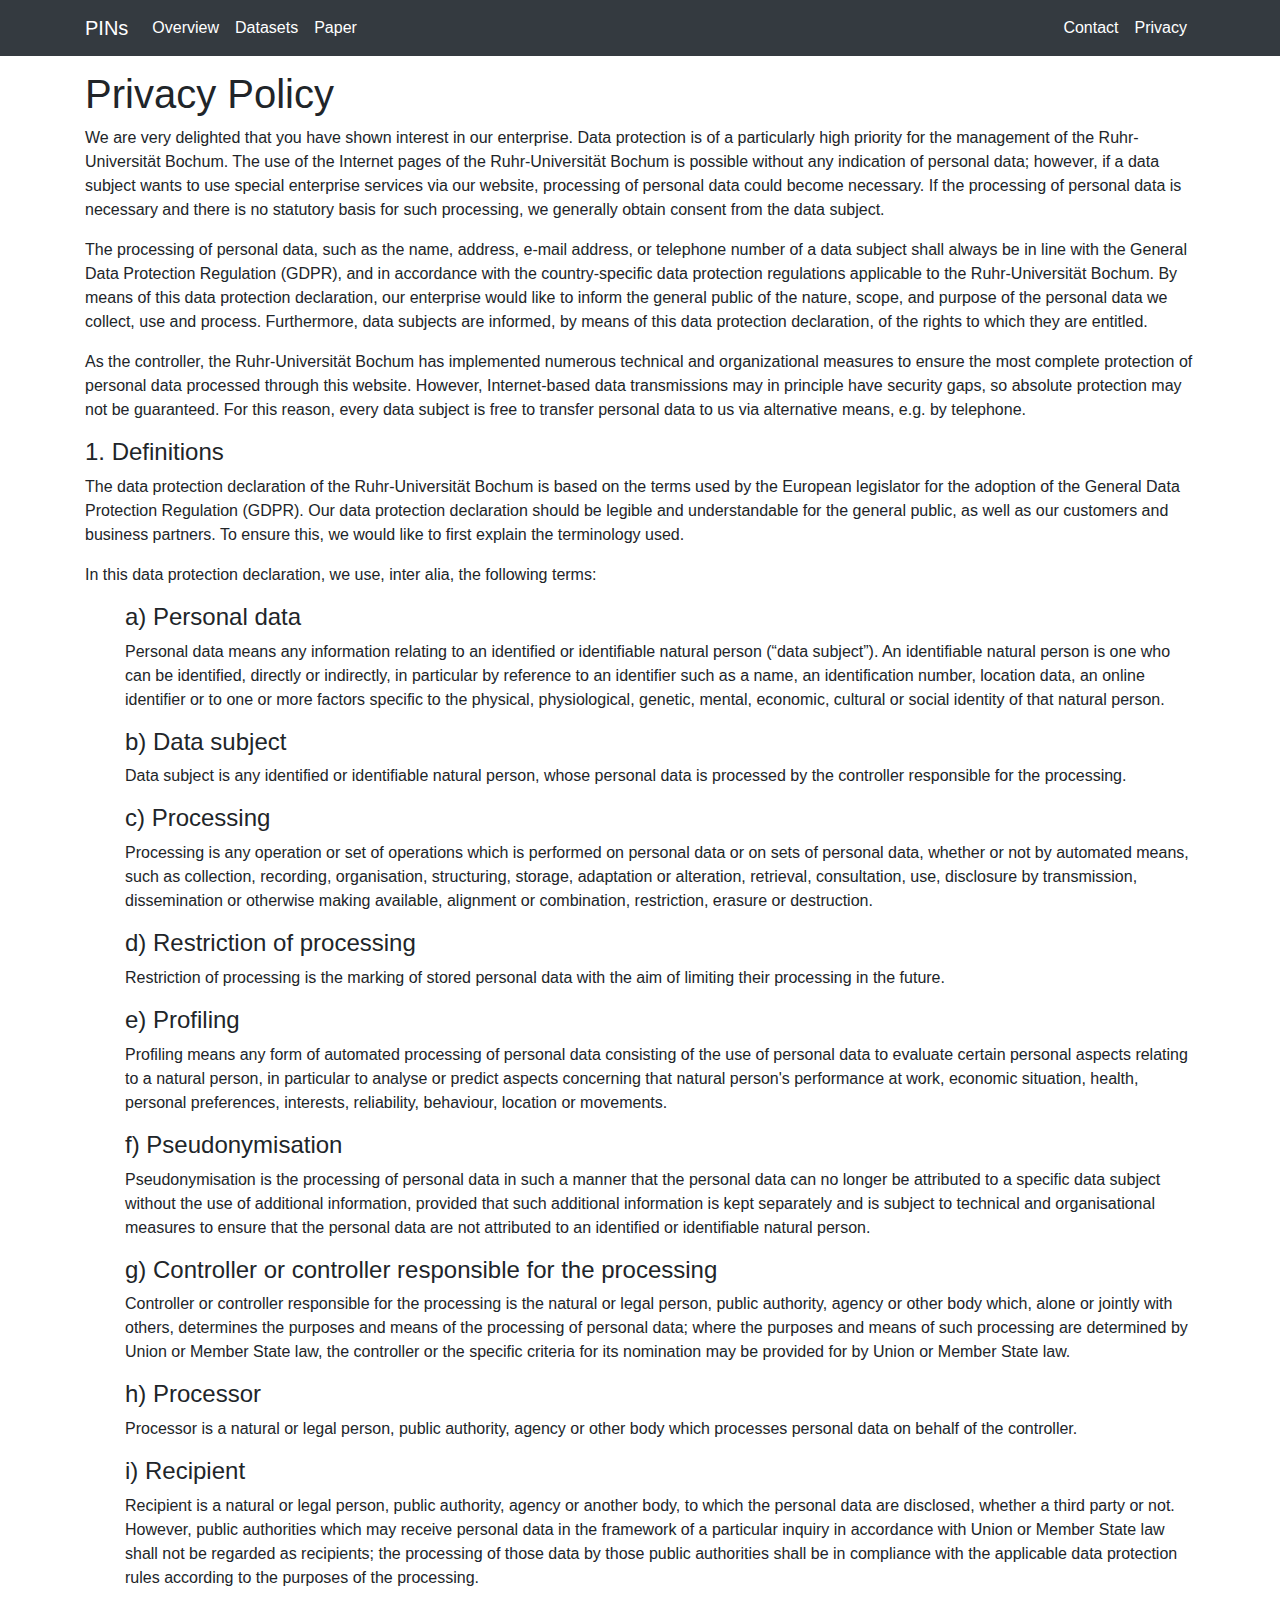
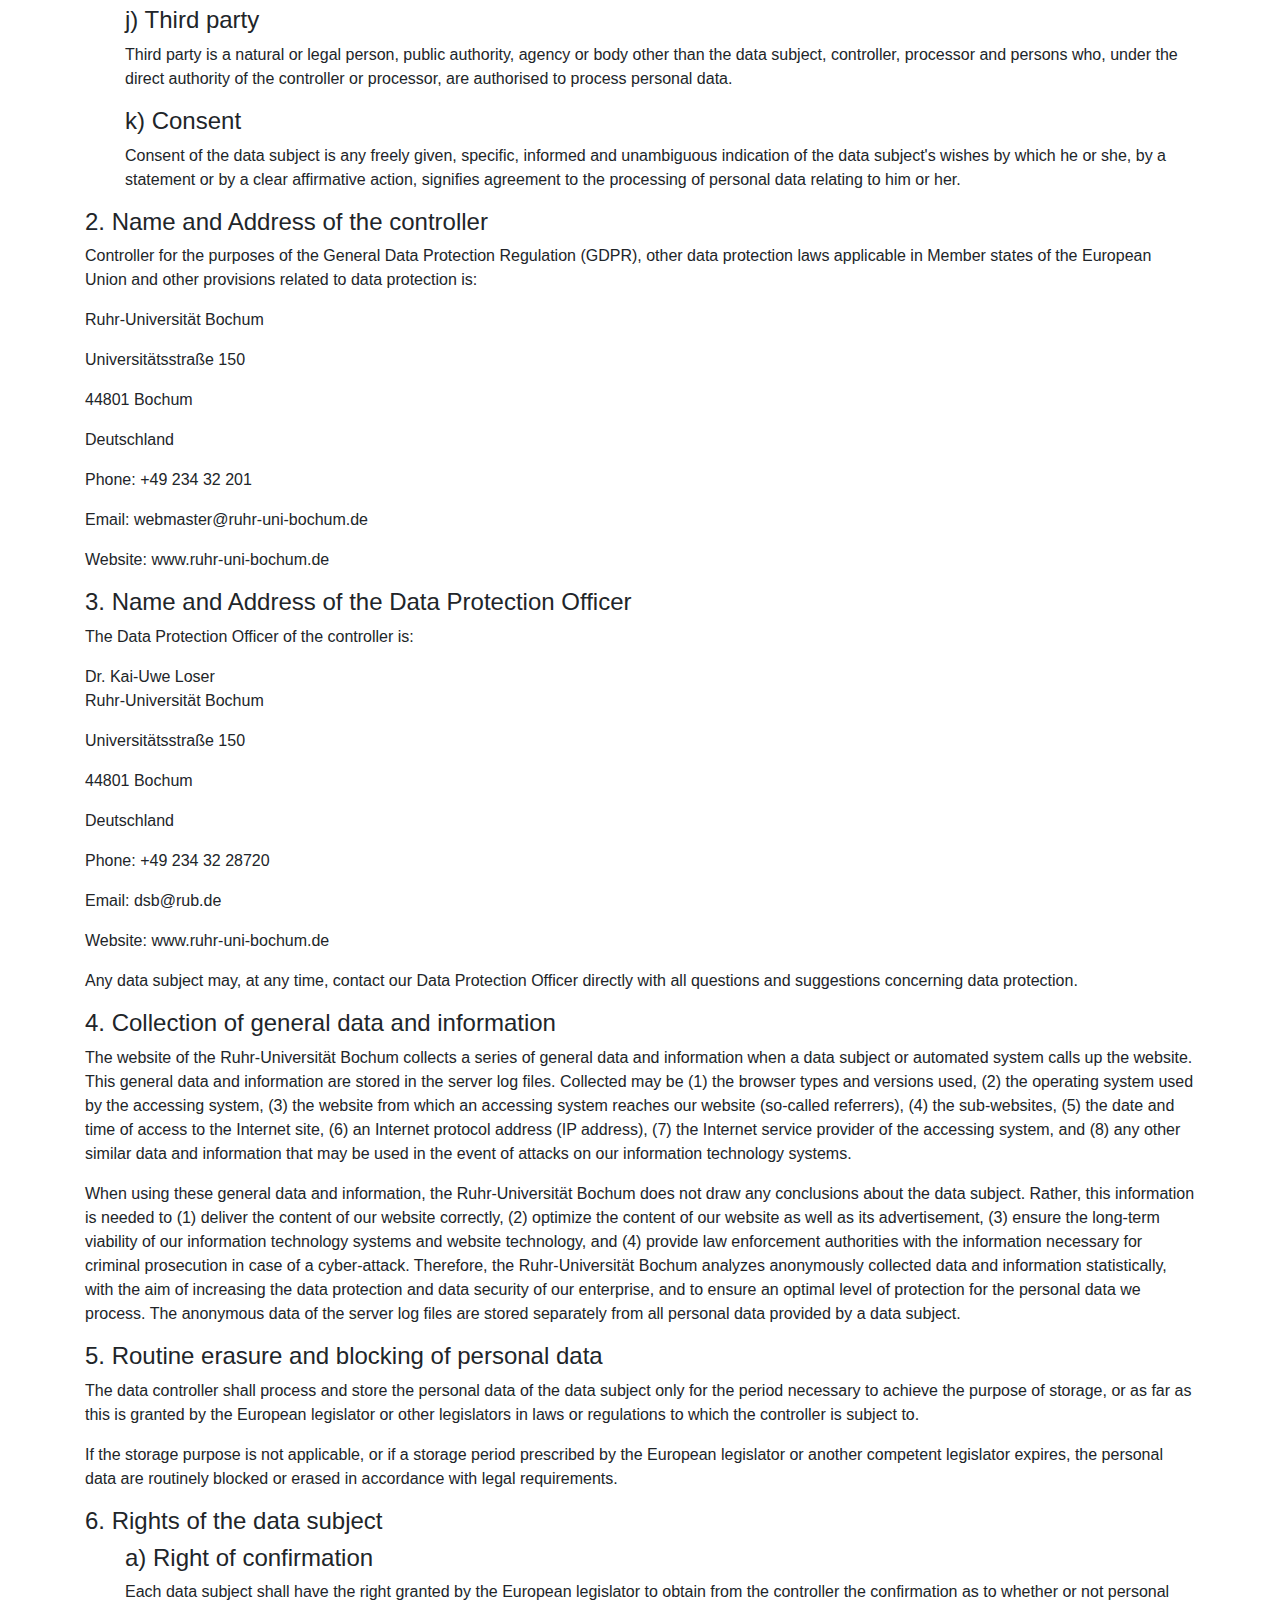
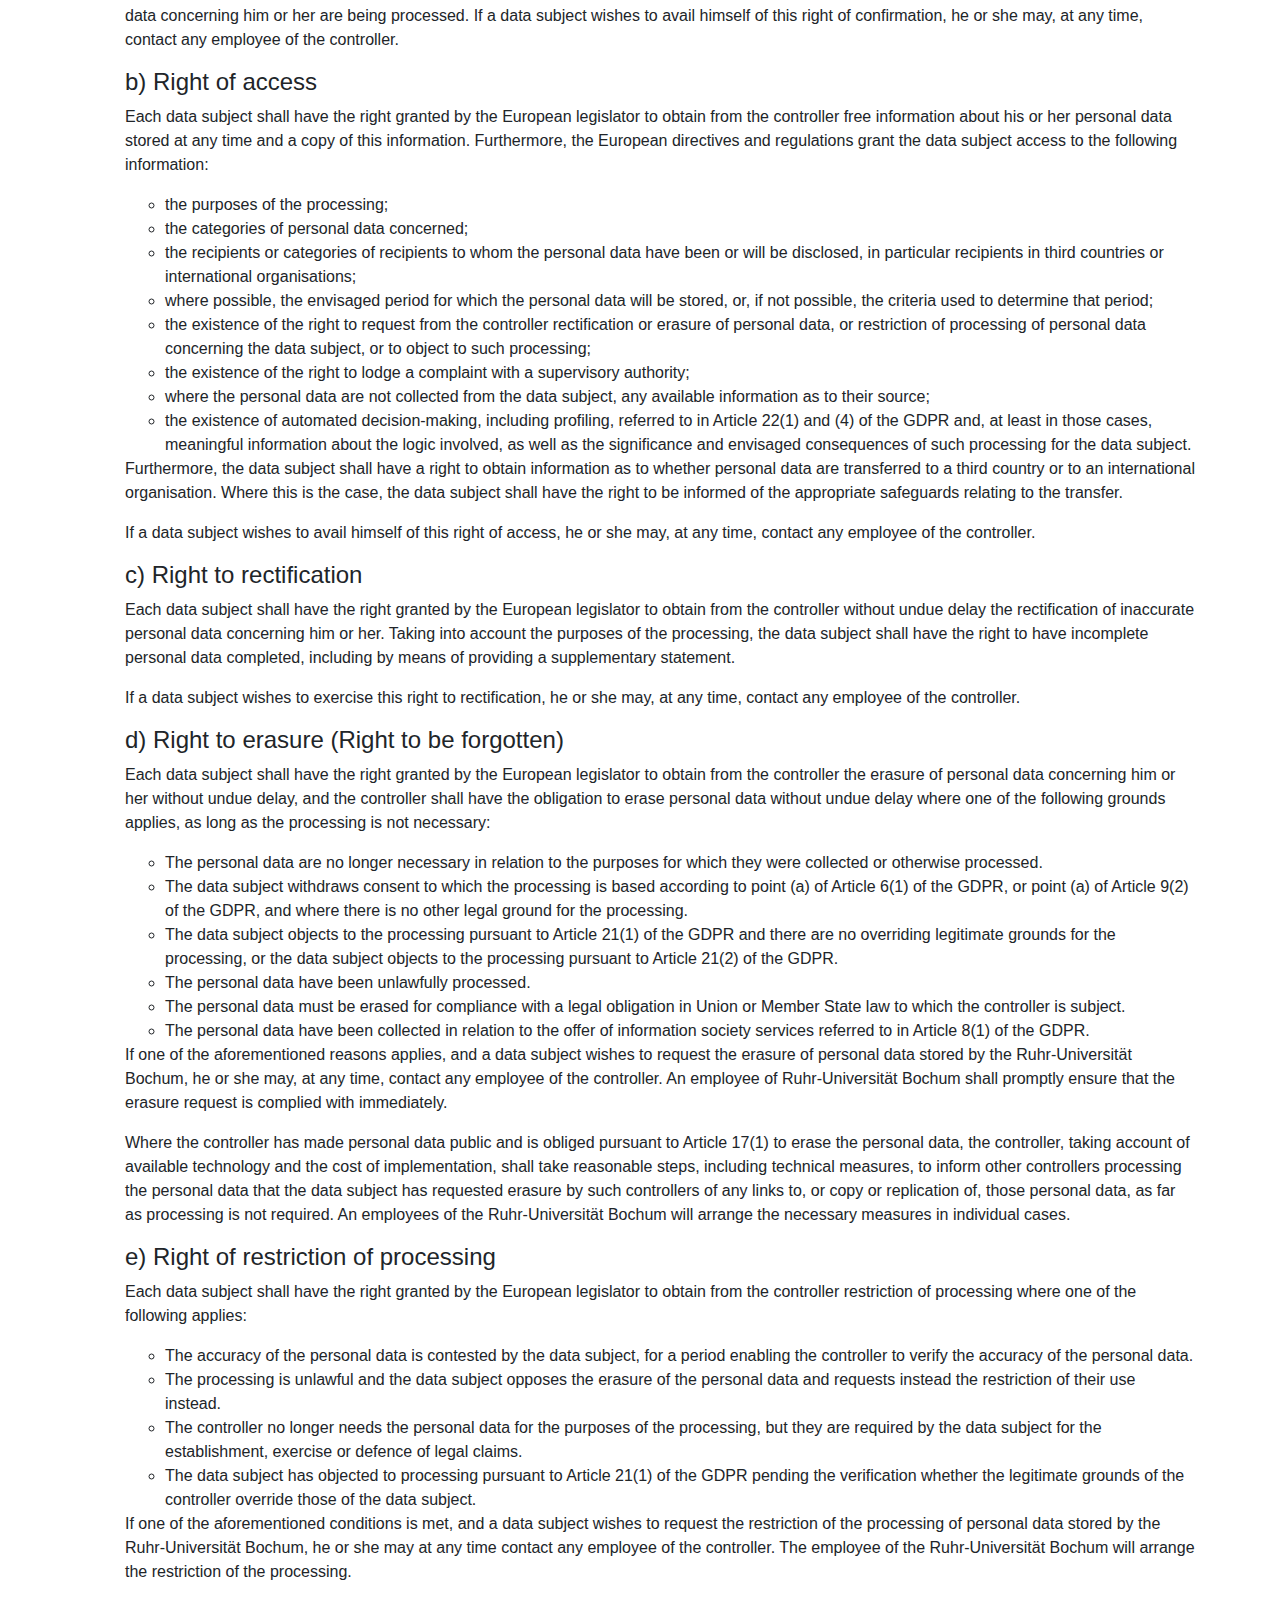
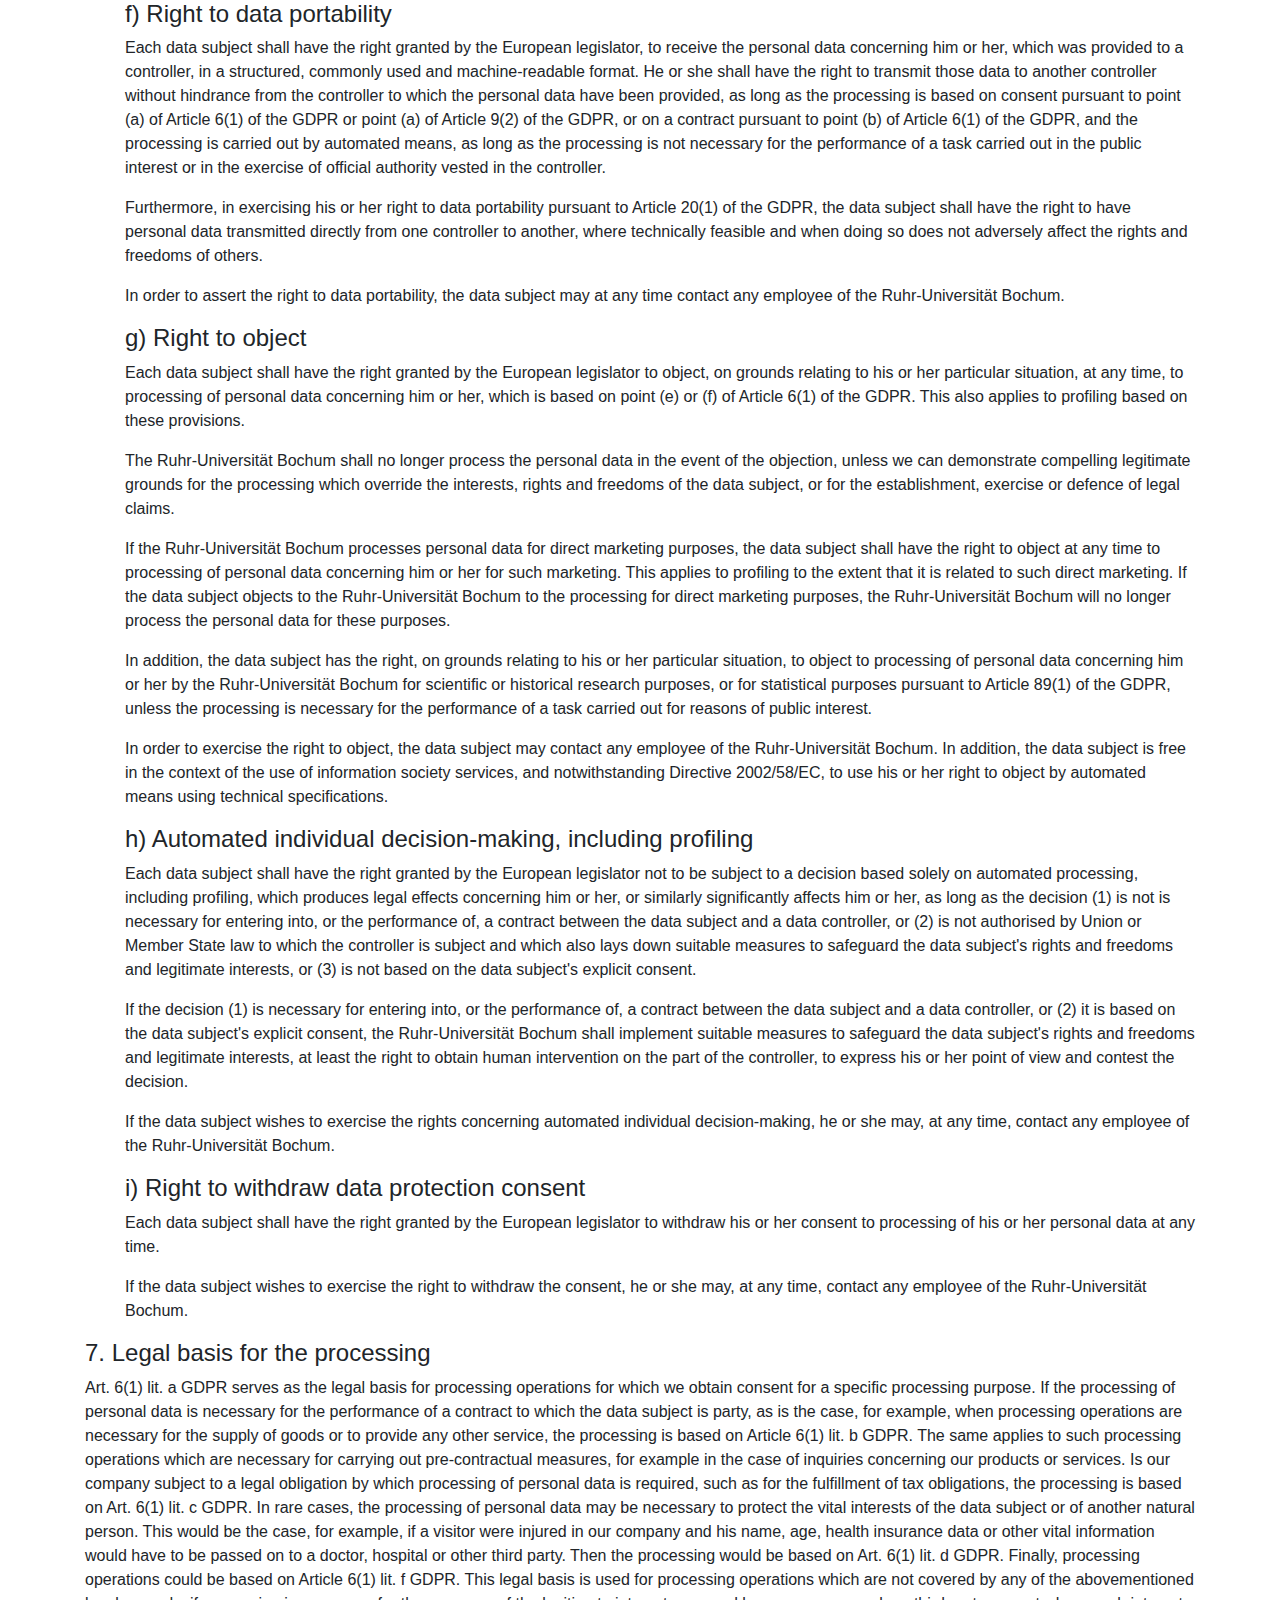
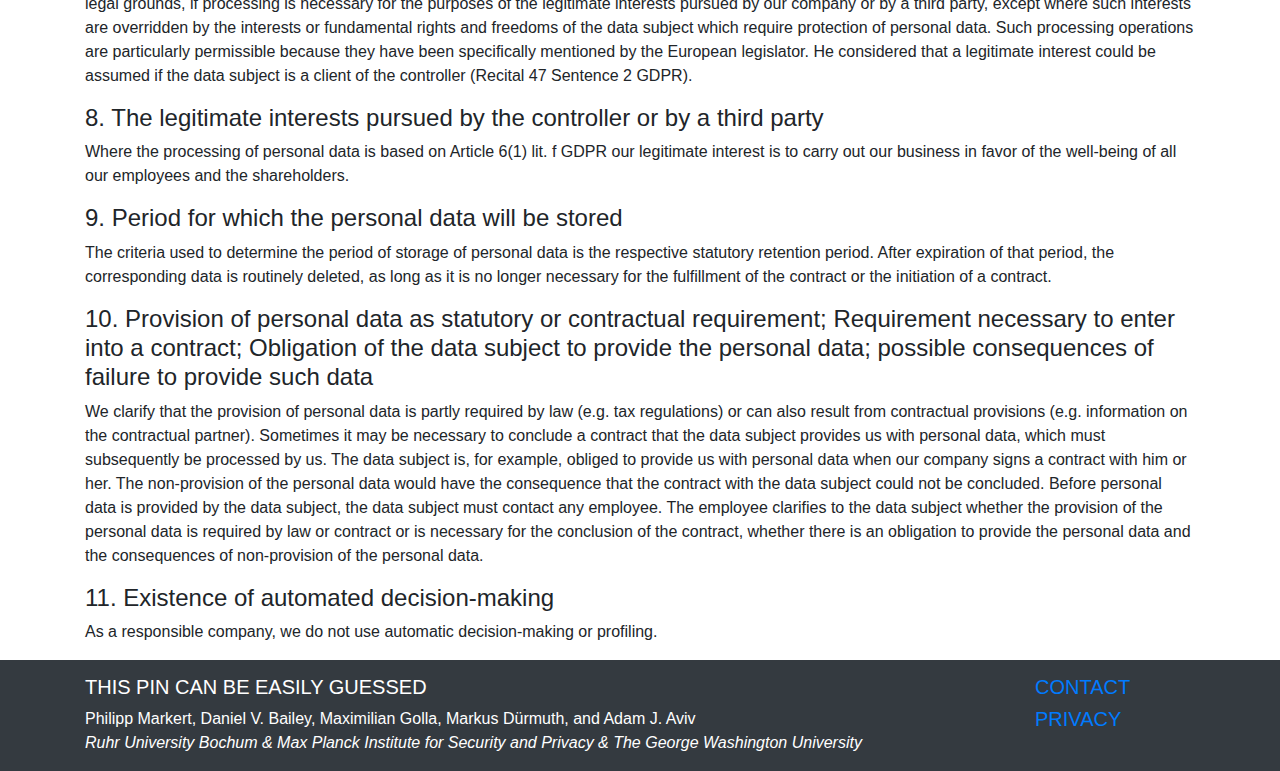
<file: docs/priv.html>
<!DOCTYPE html>
<html lang="en">

<head>
    <title>This PIN Can Be Easily Guessed</title>
    <meta charset="utf-8">
    <meta name="viewport" content="width=device-width, initial-scale=1">
    <link href="css/thirdparty/bootstrap.min.css" rel="stylesheet">
    <link href="css/thirdparty/fontawesome.all.min.css" rel="stylesheet">
    <link href="css/custom/website.css" rel="stylesheet">
    <link rel="shortcut icon" href="ico/favicon.ico">
    <meta name="description" content="Study of user-chosen 4- and 6-digit PINs" />
    <meta name="keywords" content="authentication, mobile, PIN, Passcode, smartphone, blacklist" />
    <meta name="author" content="Philipp Markert, Daniel V. Bailey, Maximilian Golla, Markus Duermuth, and Adam J. Aviv">
    <!-- Twitter Card -->
    <meta name="twitter:card" content="summary_large_image">
    <meta name="twitter:site" content="@ruhrunibochum">
    <meta name="twitter:title" content="This PIN Can Be Easily Guessed">
    <meta name="twitter:description" content="A comprehensive study on the security and usability of user-chosen 4- and 6-digit smartphone unlock PINs.">
    <meta name="twitter:image" content="https://this-pin-can-be-easily-guessed.github.io/images/twittercard.jpg">
    <!-- Facebook Card -->
    <meta property="og:url" content="https://this-pin-can-be-easily-guessed.github.io">
    <meta property="og:type" content="website">
    <meta property="og:title" content="This PIN Can Be Easily Guessed">
    <meta property="og:description" content="A comprehensive study of user-chosen 4- and 6-digit smartphone unlock PINs.">
    <meta property="og:image" content="https://this-pin-can-be-easily-guessed.github.io/images/twittercard.jpg">
</head>

<body>
    <header>
        <nav class="navbar navbar-expand-md navbar-dark fixed-top bg-dark text-white">
            <div class="container">
                <a class="navbar-brand" href="index.html">PINs</a>
                <button class="navbar-toggler" type="button" data-toggle="collapse" data-target="#navbarsExampleDefault" aria-controls="navbarsExampleDefault" aria-expanded="false" aria-label="Toggle navigation">
                    <span class="navbar-toggler-icon"></span>
                </button>
                <div class="collapse navbar-collapse" id="navbarsExampleDefault">
                    <ul class="navbar-nav mr-auto smooth-scroll">
                        <li class="nav-item active"><a class="nav-link text-white" href="index.html#overview">Overview</a></li>
                        <li class="nav-item"><a class="nav-link text-white" href="index.html#datasets">Datasets</a></li>
                        <li class="nav-item"><a class="nav-link text-white" href="index.html#paper">Paper</a></li>
                    </ul>
                    <ul class="navbar-nav">
                        <li class="nav-item"><a class="nav-link text-white" href="contact.html">Contact</a></li>
                        <li class="nav-item"><a class="nav-link text-white" href="priv.html">Privacy</a></li>
                    </ul>
                </div>
            </div>
        </nav>
    </header>
    <div class="container">
        <h1>Privacy Policy</h1>

        <p>We are very delighted that you have shown interest in our enterprise. Data protection is of a particularly high priority for the management of the Ruhr-Universität Bochum. The use of the Internet pages of the Ruhr-Universität Bochum is possible without any indication of personal data; however, if a data subject wants to use special enterprise services via our website, processing of personal data could become necessary. If the processing of personal data is necessary and there is no statutory basis for such processing, we generally obtain consent from the data subject.</p>

        <p>The processing of personal data, such as the name, address, e-mail address, or telephone number of a data subject shall always be in line with the General Data Protection Regulation (GDPR), and in accordance with the country-specific data protection regulations applicable to the Ruhr-Universität Bochum. By means of this data protection declaration, our enterprise would like to inform the general public of the nature, scope, and purpose of the personal data we collect, use and process. Furthermore, data subjects are informed, by means of this data protection declaration, of the rights to which they are entitled.</p>

        <p>As the controller, the Ruhr-Universität Bochum has implemented numerous technical and organizational measures to ensure the most complete protection of personal data processed through this website. However, Internet-based data transmissions may in principle have security gaps, so absolute protection may not be guaranteed. For this reason, every data subject is free to transfer personal data to us via alternative means, e.g. by telephone. </p>

        <h4>1. Definitions</h4>
        <p>The data protection declaration of the Ruhr-Universität Bochum is based on the terms used by the European legislator for the adoption of the General Data Protection Regulation (GDPR). Our data protection declaration should be legible and understandable for the general public, as well as our customers and business partners. To ensure this, we would like to first explain the terminology used.</p>

        <p>In this data protection declaration, we use, inter alia, the following terms:</p>

        <ul style="list-style: none">
            <li>
                <h4>a) Personal data</h4>
                <p>Personal data means any information relating to an identified or identifiable natural person (“data subject”). An identifiable natural person is one who can be identified, directly or indirectly, in particular by reference to an identifier such as a name, an identification number, location data, an online identifier or to one or more factors specific to the physical, physiological, genetic, mental, economic, cultural or social identity of that natural person.</p>
            </li>
            <li>
                <h4>b) Data subject</h4>
                <p>Data subject is any identified or identifiable natural person, whose personal data is processed by the controller responsible for the processing.</p>
            </li>
            <li>
                <h4>c) Processing</h4>
                <p>Processing is any operation or set of operations which is performed on personal data or on sets of personal data, whether or not by automated means, such as collection, recording, organisation, structuring, storage, adaptation or alteration, retrieval, consultation, use, disclosure by transmission, dissemination or otherwise making available, alignment or combination, restriction, erasure or destruction. </p>
            </li>
            <li>
                <h4>d) Restriction of processing</h4>
                <p>Restriction of processing is the marking of stored personal data with the aim of limiting their processing in the future. </p>
            </li>
            <li>
                <h4>e) Profiling</h4>
                <p>Profiling means any form of automated processing of personal data consisting of the use of personal data to evaluate certain personal aspects relating to a natural person, in particular to analyse or predict aspects concerning that natural person's performance at work, economic situation, health, personal preferences, interests, reliability, behaviour, location or movements. </p>
            </li>
            <li>
                <h4>f) Pseudonymisation</h4>
                <p>Pseudonymisation is the processing of personal data in such a manner that the personal data can no longer be attributed to a specific data subject without the use of additional information, provided that such additional information is kept separately and is subject to technical and organisational measures to ensure that the personal data are not attributed to an identified or identifiable natural person. </p>
            </li>
            <li>
                <h4>g) Controller or controller responsible for the processing</h4>
                <p>Controller or controller responsible for the processing is the natural or legal person, public authority, agency or other body which, alone or jointly with others, determines the purposes and means of the processing of personal data; where the purposes and means of such processing are determined by Union or Member State law, the controller or the specific criteria for its nomination may be provided for by Union or Member State law. </p>
            </li>
            <li>
                <h4>h) Processor</h4>
                <p>Processor is a natural or legal person, public authority, agency or other body which processes personal data on behalf of the controller. </p>
            </li>
            <li>
                <h4>i) Recipient</h4>
                <p>Recipient is a natural or legal person, public authority, agency or another body, to which the personal data are disclosed, whether a third party or not. However, public authorities which may receive personal data in the framework of a particular inquiry in accordance with Union or Member State law shall not be regarded as recipients; the processing of those data by those public authorities shall be in compliance with the applicable data protection rules according to the purposes of the processing. </p>
            </li>
            <li>
                <h4>j) Third party</h4>
                <p>Third party is a natural or legal person, public authority, agency or body other than the data subject, controller, processor and persons who, under the direct authority of the controller or processor, are authorised to process personal data.</p>
            </li>
            <li>
                <h4>k) Consent</h4>
                <p>Consent of the data subject is any freely given, specific, informed and unambiguous indication of the data subject's wishes by which he or she, by a statement or by a clear affirmative action, signifies agreement to the processing of personal data relating to him or her. </p>
            </li>
        </ul>

        <h4>2. Name and Address of the controller</h4>
        <p>Controller for the purposes of the General Data Protection Regulation (GDPR), other data protection laws applicable in Member states of the European Union and other provisions related to data protection is:

        </p>

        <p>Ruhr-Universität Bochum</p>
        <p>Universitätsstraße 150</p>
        <p>44801 Bochum</p>
        <p>Deutschland</p>
        <p>Phone: +49 234 32 201</p>
        <p>Email: webmaster@ruhr-uni-bochum.de</p>
        <p>Website: www.ruhr-uni-bochum.de</p>

        <h4>3. Name and Address of the Data Protection Officer</h4>
        <p>The Data Protection Officer of the controller is:</p>

        Dr. Kai-Uwe Loser
        <p>Ruhr-Universität Bochum</p>
        <p>Universitätsstraße 150</p>
        <p>44801 Bochum</p>
        <p>Deutschland</p>
        <p>Phone: +49 234 32 28720</p>
        <p>Email: dsb@rub.de</p>
        <p>Website: www.ruhr-uni-bochum.de</p>

        <p>Any data subject may, at any time, contact our Data Protection Officer directly with all questions and suggestions concerning data protection.</p>

        <h4>4. Collection of general data and information</h4>
        <p>The website of the Ruhr-Universität Bochum collects a series of general data and information when a data subject or automated system calls up the website. This general data and information are stored in the server log files. Collected may be (1) the browser types and versions used, (2) the operating system used by the accessing system, (3) the website from which an accessing system reaches our website (so-called referrers), (4) the sub-websites, (5) the date and time of access to the Internet site, (6) an Internet protocol address (IP address), (7) the Internet service provider of the accessing system, and (8) any other similar data and information that may be used in the event of attacks on our information technology systems.</p>

        <p>When using these general data and information, the Ruhr-Universität Bochum does not draw any conclusions about the data subject. Rather, this information is needed to (1) deliver the content of our website correctly, (2) optimize the content of our website as well as its advertisement, (3) ensure the long-term viability of our information technology systems and website technology, and (4) provide law enforcement authorities with the information necessary for criminal prosecution in case of a cyber-attack. Therefore, the Ruhr-Universität Bochum analyzes anonymously collected data and information statistically, with the aim of increasing the data protection and data security of our enterprise, and to ensure an optimal level of protection for the personal data we process. The anonymous data of the server log files are stored separately from all personal data provided by a data subject.</p>

        <h4>5. Routine erasure and blocking of personal data</h4>
        <p>The data controller shall process and store the personal data of the data subject only for the period necessary to achieve the purpose of storage, or as far as this is granted by the European legislator or other legislators in laws or regulations to which the controller is subject to.</p>

        <p>If the storage purpose is not applicable, or if a storage period prescribed by the European legislator or another competent legislator expires, the personal data are routinely blocked or erased in accordance with legal requirements.</p>

        <h4>6. Rights of the data subject</h4>
        <ul style="list-style: none;">
            <li>
                <h4>a) Right of confirmation</h4>
                <p>Each data subject shall have the right granted by the European legislator to obtain from the controller the confirmation as to whether or not personal data concerning him or her are being processed. If a data subject wishes to avail himself of this right of confirmation, he or she may, at any time, contact any employee of the controller.</p>
            </li>
            <li>
                <h4>b) Right of access</h4>
                <p>Each data subject shall have the right granted by the European legislator to obtain from the controller free information about his or her personal data stored at any time and a copy of this information. Furthermore, the European directives and regulations grant the data subject access to the following information:</p>

                <ul>
                    <li>the purposes of the processing;</li>
                    <li>the categories of personal data concerned;</li>
                    <li>the recipients or categories of recipients to whom the personal data have been or will be disclosed, in particular recipients in third countries or international organisations;</li>
                    <li>where possible, the envisaged period for which the personal data will be stored, or, if not possible, the criteria used to determine that period;</li>
                    <li>the existence of the right to request from the controller rectification or erasure of personal data, or restriction of processing of personal data concerning the data subject, or to object to such processing;</li>
                    <li>the existence of the right to lodge a complaint with a supervisory authority;</li>
                    <li>where the personal data are not collected from the data subject, any available information as to their source;</li>
                    <li>the existence of automated decision-making, including profiling, referred to in Article 22(1) and (4) of the GDPR and, at least in those cases, meaningful information about the logic involved, as well as the significance and envisaged consequences of such processing for the data subject.</li>

                </ul>
                <p>Furthermore, the data subject shall have a right to obtain information as to whether personal data are transferred to a third country or to an international organisation. Where this is the case, the data subject shall have the right to be informed of the appropriate safeguards relating to the transfer.</p>

                <p>If a data subject wishes to avail himself of this right of access, he or she may, at any time, contact any employee of the controller.</p>
            </li>
            <li>
                <h4>c) Right to rectification </h4>
                <p>Each data subject shall have the right granted by the European legislator to obtain from the controller without undue delay the rectification of inaccurate personal data concerning him or her. Taking into account the purposes of the processing, the data subject shall have the right to have incomplete personal data completed, including by means of providing a supplementary statement.</p>

                <p>If a data subject wishes to exercise this right to rectification, he or she may, at any time, contact any employee of the controller.</p>
            </li>
            <li>
                <h4>d) Right to erasure (Right to be forgotten) </h4>
                <p>Each data subject shall have the right granted by the European legislator to obtain from the controller the erasure of personal data concerning him or her without undue delay, and the controller shall have the obligation to erase personal data without undue delay where one of the following grounds applies, as long as the processing is not necessary: </p>

                <ul>
                    <li>The personal data are no longer necessary in relation to the purposes for which they were collected or otherwise processed.</li>
                    <li>The data subject withdraws consent to which the processing is based according to point (a) of Article 6(1) of the GDPR, or point (a) of Article 9(2) of the GDPR, and where there is no other legal ground for the processing.</li>
                    <li>The data subject objects to the processing pursuant to Article 21(1) of the GDPR and there are no overriding legitimate grounds for the processing, or the data subject objects to the processing pursuant to Article 21(2) of the GDPR. </li>
                    <li>The personal data have been unlawfully processed.</li>
                    <li>The personal data must be erased for compliance with a legal obligation in Union or Member State law to which the controller is subject.</li>
                    <li>The personal data have been collected in relation to the offer of information society services referred to in Article 8(1) of the GDPR.</li>

                </ul>
                <p>If one of the aforementioned reasons applies, and a data subject wishes to request the erasure of personal data stored by the Ruhr-Universität Bochum, he or she may, at any time, contact any employee of the controller. An employee of Ruhr-Universität Bochum shall promptly ensure that the erasure request is complied with immediately.</p>

                <p>Where the controller has made personal data public and is obliged pursuant to Article 17(1) to erase the personal data, the controller, taking account of available technology and the cost of implementation, shall take reasonable steps, including technical measures, to inform other controllers processing the personal data that the data subject has requested erasure by such controllers of any links to, or copy or replication of, those personal data, as far as processing is not required. An employees of the Ruhr-Universität Bochum will arrange the necessary measures in individual cases.</p>
            </li>
            <li>
                <h4>e) Right of restriction of processing</h4>
                <p>Each data subject shall have the right granted by the European legislator to obtain from the controller restriction of processing where one of the following applies:</p>

                <ul>
                    <li>The accuracy of the personal data is contested by the data subject, for a period enabling the controller to verify the accuracy of the personal data. </li>
                    <li>The processing is unlawful and the data subject opposes the erasure of the personal data and requests instead the restriction of their use instead.</li>
                    <li>The controller no longer needs the personal data for the purposes of the processing, but they are required by the data subject for the establishment, exercise or defence of legal claims.</li>
                    <li>The data subject has objected to processing pursuant to Article 21(1) of the GDPR pending the verification whether the legitimate grounds of the controller override those of the data subject.</li>

                </ul>
                <p>If one of the aforementioned conditions is met, and a data subject wishes to request the restriction of the processing of personal data stored by the Ruhr-Universität Bochum, he or she may at any time contact any employee of the controller. The employee of the Ruhr-Universität Bochum will arrange the restriction of the processing. </p>
            </li>
            <li>
                <h4>f) Right to data portability</h4>
                <p>Each data subject shall have the right granted by the European legislator, to receive the personal data concerning him or her, which was provided to a controller, in a structured, commonly used and machine-readable format. He or she shall have the right to transmit those data to another controller without hindrance from the controller to which the personal data have been provided, as long as the processing is based on consent pursuant to point (a) of Article 6(1) of the GDPR or point (a) of Article 9(2) of the GDPR, or on a contract pursuant to point (b) of Article 6(1) of the GDPR, and the processing is carried out by automated means, as long as the processing is not necessary for the performance of a task carried out in the public interest or in the exercise of official authority vested in the controller.</p>

                <p>Furthermore, in exercising his or her right to data portability pursuant to Article 20(1) of the GDPR, the data subject shall have the right to have personal data transmitted directly from one controller to another, where technically feasible and when doing so does not adversely affect the rights and freedoms of others.</p>

                <p>In order to assert the right to data portability, the data subject may at any time contact any employee of the Ruhr-Universität Bochum.</p>

            </li>
            <li>
                <h4>g) Right to object</h4>
                <p>Each data subject shall have the right granted by the European legislator to object, on grounds relating to his or her particular situation, at any time, to processing of personal data concerning him or her, which is based on point (e) or (f) of Article 6(1) of the GDPR. This also applies to profiling based on these provisions.</p>

                <p>The Ruhr-Universität Bochum shall no longer process the personal data in the event of the objection, unless we can demonstrate compelling legitimate grounds for the processing which override the interests, rights and freedoms of the data subject, or for the establishment, exercise or defence of legal claims.</p>

                <p>If the Ruhr-Universität Bochum processes personal data for direct marketing purposes, the data subject shall have the right to object at any time to processing of personal data concerning him or her for such marketing. This applies to profiling to the extent that it is related to such direct marketing. If the data subject objects to the Ruhr-Universität Bochum to the processing for direct marketing purposes, the Ruhr-Universität Bochum will no longer process the personal data for these purposes.</p>

                <p>In addition, the data subject has the right, on grounds relating to his or her particular situation, to object to processing of personal data concerning him or her by the Ruhr-Universität Bochum for scientific or historical research purposes, or for statistical purposes pursuant to Article 89(1) of the GDPR, unless the processing is necessary for the performance of a task carried out for reasons of public interest.</p>

                <p>In order to exercise the right to object, the data subject may contact any employee of the Ruhr-Universität Bochum. In addition, the data subject is free in the context of the use of information society services, and notwithstanding Directive 2002/58/EC, to use his or her right to object by automated means using technical specifications.</p>
            </li>
            <li>
                <h4>h) Automated individual decision-making, including profiling</h4>
                <p>Each data subject shall have the right granted by the European legislator not to be subject to a decision based solely on automated processing, including profiling, which produces legal effects concerning him or her, or similarly significantly affects him or her, as long as the decision (1) is not is necessary for entering into, or the performance of, a contract between the data subject and a data controller, or (2) is not authorised by Union or Member State law to which the controller is subject and which also lays down suitable measures to safeguard the data subject's rights and freedoms and legitimate interests, or (3) is not based on the data subject's explicit consent.</p>

                <p>If the decision (1) is necessary for entering into, or the performance of, a contract between the data subject and a data controller, or (2) it is based on the data subject's explicit consent, the Ruhr-Universität Bochum shall implement suitable measures to safeguard the data subject's rights and freedoms and legitimate interests, at least the right to obtain human intervention on the part of the controller, to express his or her point of view and contest the decision.</p>

                <p>If the data subject wishes to exercise the rights concerning automated individual decision-making, he or she may, at any time, contact any employee of the Ruhr-Universität Bochum.</p>

            </li>
            <li>
                <h4>i) Right to withdraw data protection consent </h4>
                <p>Each data subject shall have the right granted by the European legislator to withdraw his or her consent to processing of his or her personal data at any time. </p>

                <p>If the data subject wishes to exercise the right to withdraw the consent, he or she may, at any time, contact any employee of the Ruhr-Universität Bochum.</p>

            </li>
        </ul>
        <h4>7. Legal basis for the processing </h4>
        <p>Art. 6(1) lit. a GDPR serves as the legal basis for processing operations for which we obtain consent for a specific processing purpose. If the processing of personal data is necessary for the performance of a contract to which the data subject is party, as is the case, for example, when processing operations are necessary for the supply of goods or to provide any other service, the processing is based on Article 6(1) lit. b GDPR. The same applies to such processing operations which are necessary for carrying out pre-contractual measures, for example in the case of inquiries concerning our products or services. Is our company subject to a legal obligation by which processing of personal data is required, such as for the fulfillment of tax obligations, the processing is based on Art. 6(1) lit. c GDPR. In rare cases, the processing of personal data may be necessary to protect the vital interests of the data subject or of another natural person. This would be the case, for example, if a visitor were injured in our company and his name, age, health insurance data or other vital information would have to be passed on to a doctor, hospital or other third party. Then the processing would be based on Art. 6(1) lit. d GDPR. Finally, processing operations could be based on Article 6(1) lit. f GDPR. This legal basis is used for processing operations which are not covered by any of the abovementioned legal grounds, if processing is necessary for the purposes of the legitimate interests pursued by our company or by a third party, except where such interests are overridden by the interests or fundamental rights and freedoms of the data subject which require protection of personal data. Such processing operations are particularly permissible because they have been specifically mentioned by the European legislator. He considered that a legitimate interest could be assumed if the data subject is a client of the controller (Recital 47 Sentence 2 GDPR).
        </p>

        <h4>8. The legitimate interests pursued by the controller or by a third party</h4>
        <p>Where the processing of personal data is based on Article 6(1) lit. f GDPR our legitimate interest is to carry out our business in favor of the well-being of all our employees and the shareholders.</p>

        <h4>9. Period for which the personal data will be stored</h4>
        <p>The criteria used to determine the period of storage of personal data is the respective statutory retention period. After expiration of that period, the corresponding data is routinely deleted, as long as it is no longer necessary for the fulfillment of the contract or the initiation of a contract.</p>

        <h4>10. Provision of personal data as statutory or contractual requirement; Requirement necessary to enter into a contract; Obligation of the data subject to provide the personal data; possible consequences of failure to provide such data </h4>
        <p>We clarify that the provision of personal data is partly required by law (e.g. tax regulations) or can also result from contractual provisions (e.g. information on the contractual partner). Sometimes it may be necessary to conclude a contract that the data subject provides us with personal data, which must subsequently be processed by us. The data subject is, for example, obliged to provide us with personal data when our company signs a contract with him or her. The non-provision of the personal data would have the consequence that the contract with the data subject could not be concluded. Before personal data is provided by the data subject, the data subject must contact any employee. The employee clarifies to the data subject whether the provision of the personal data is required by law or contract or is necessary for the conclusion of the contract, whether there is an obligation to provide the personal data and the consequences of non-provision of the personal data.
        </p>

        <h4>11. Existence of automated decision-making</h4>
        <p>As a responsible company, we do not use automatic decision-making or profiling.</p>
    </div>
    <!-- end .container -->
    <footer id="footer" class="footer bg-dark text-white">
        <div class="container" style="padding-top: 15px;">
            <div class="row">
                <div class="col-sm-10">
                    <h5 class="text-uppercase">This PIN Can Be Easily Guessed</h5>
                    <p>Philipp Markert, Daniel V. Bailey, Maximilian Golla, Markus D&uuml;rmuth, and Adam J. Aviv
                        <br>
                        <i>Ruhr University Bochum &amp; Max Planck Institute for Security and Privacy &amp; The George Washington University</i>
                    </p>
                </div>
                <div class="col-sm-2">
                    <h5 class="text-uppercase"><a href="contact.html">Contact</a></h5>
                    <h5 class="text-uppercase"><a href="priv.html">Privacy</a></h5>
                </div>
            </div>
        </div>
    </footer>
    <script src="js/thirdparty/jquery-3.4.1.min.js"></script>
    <script src="js/thirdparty/bootstrap.min.js"></script>
    <script>
        // Push the footer down
        $(document).ready(function() {

            var docHeight = $(window).height();
            var footerHeight = $('#footer').height();
            var footerTop = $('#footer').position().top + footerHeight;

            if (footerTop < docHeight)
                $('#footer').css('margin-top', 0 + (docHeight - footerTop) + 'px');
        });
    </script>
</body>

</html>
</file>
<file: css/custom/website.css>
html, body {
    width: 100%;
}
.jumbotron {
    padding-top: 32px;
    padding-bottom: 32px;
    margin-bottom: 10px;
}

.container {
    padding-top: 70px;
}

nav > .container {
    padding-top: 0px;
}

@media (max-width: 720px) {
 .table th,
 .table td {
     padding: .3em !important;
  }
}
</file>
<file: docs/css/custom/website.css>
html, body {
    width: 100%;
}
.jumbotron {
    padding-top: 32px;
    padding-bottom: 32px;
    margin-bottom: 10px;
}

.container {
    padding-top: 70px;
}

nav > .container {
    padding-top: 0px;
}

@media (max-width: 720px) {
 .table th,
 .table td {
     padding: .3em !important;
  }
}
</file>
